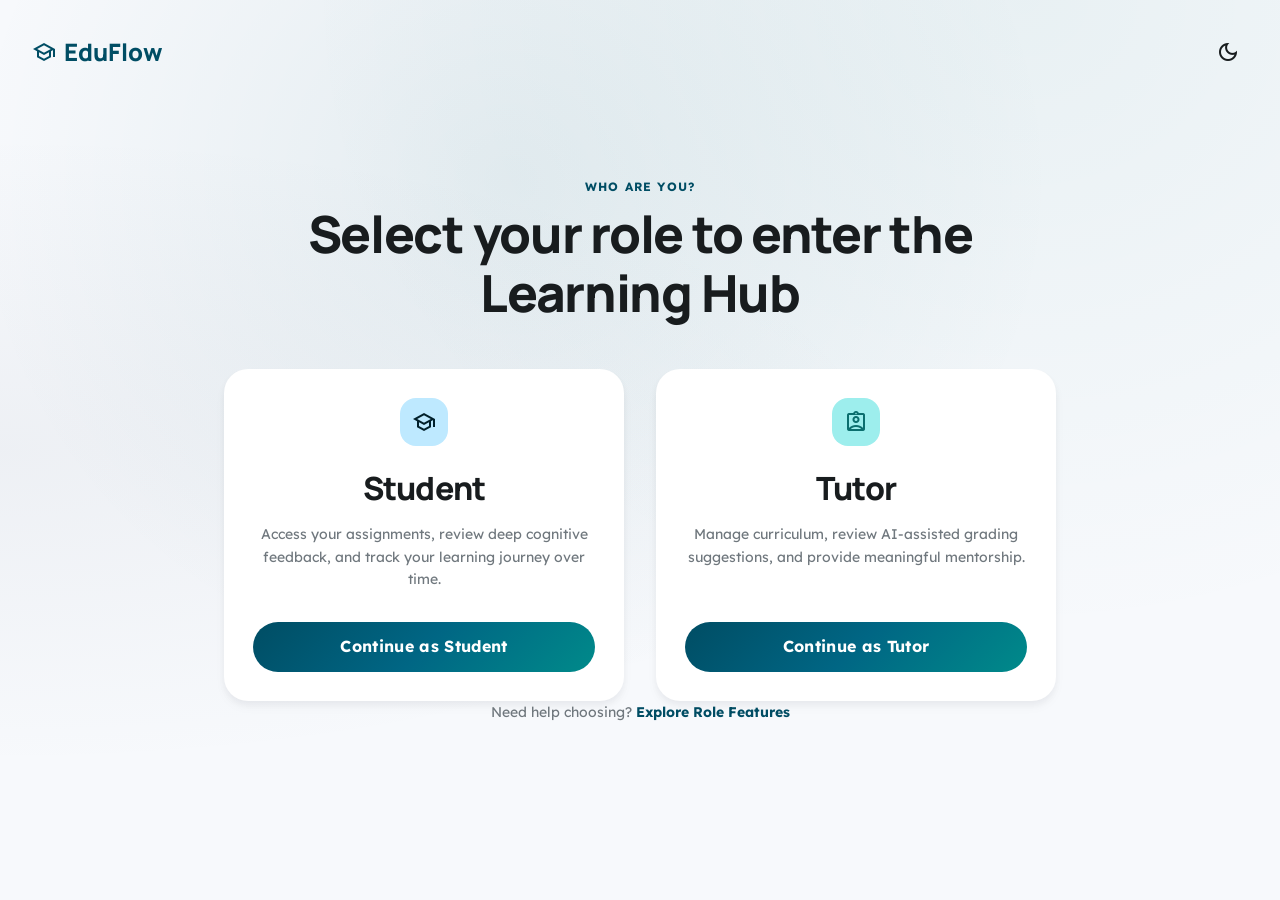
<file: frontend/index.html>
<!DOCTYPE html>
<html lang="en" data-theme="light">
<head>
    <meta charset="UTF-8">
    <meta name="viewport" content="width=device-width, initial-scale=1.0">
    <title>Select Persona - EduFlow</title>
    <!-- Fonts -->
    <link rel="preconnect" href="https://fonts.googleapis.com">
    <link rel="preconnect" href="https://fonts.gstatic.com" crossorigin>
    <link href="https://fonts.googleapis.com/css2?family=Lexend:wght@300;400;500;600&family=Manrope:wght@700;800&display=swap" rel="stylesheet">
    <!-- Icons -->
    <link rel="stylesheet" href="https://fonts.googleapis.com/css2?family=Material+Symbols+Outlined:opsz,wght,FILL,GRAD@20..48,100..700,0..1,-50..200" />
    
    <link rel="stylesheet" href="css/design-system.css">
    <link rel="stylesheet" href="css/components.css">
    <link rel="stylesheet" href="css/animations.css">
</head>
<body class="min-h-screen flex flex-col items-center justify-center relative">
    
    <!-- Header -->
    <div class="absolute top-0 w-full p-8 flex justify-between items-center z-10">
        <a href="index.html" class="navbar-brand">
            <span class="material-symbols-outlined">school</span>
            EduFlow
        </a>
        <button class="theme-toggle btn-icon" id="theme-toggle">
            <span class="material-symbols-outlined" id="theme-icon">dark_mode</span>
        </button>
    </div>

    <!-- Main Content -->
    <main class="w-full max-w-4xl px-8 fade-up text-center">
        <div class="overline text-primary mb-2">Who are you?</div>
        <h2 class="mb-12">Select your role to enter the Learning Hub</h2>

        <div class="grid grid-cols-2 gap-8 relative z-10">
            <!-- Student Card -->
            <div class="card flex flex-col items-center text-center p-12 hover:-translate-y-4 group transition-all duration-300">
                <div class="icon-container primary w-20 h-20 mb-6 rounded-2xl group-hover:scale-110 transition-transform">
                    <span class="material-symbols-outlined text-4xl">school</span>
                </div>
                <h3 class="mb-4">Student</h3>
                <p class="text-muted mb-8 text-sm flex-1">Access your assignments, review deep cognitive feedback, and track your learning journey over time.</p>
                <a href="student-choice.html" class="btn btn-primary w-full">Continue as Student</a>
            </div>

            <!-- Tutor Card -->
            <div class="card flex flex-col items-center text-center p-12 hover:-translate-y-4 group transition-all duration-300">
                <div class="icon-container secondary w-20 h-20 mb-6 rounded-2xl group-hover:scale-110 transition-transform">
                    <span class="material-symbols-outlined text-4xl">assignment_ind</span>
                </div>
                <h3 class="mb-4">Tutor</h3>
                <p class="text-muted mb-8 text-sm flex-1">Manage curriculum, review AI-assisted grading suggestions, and provide meaningful mentorship.</p>
                <a href="tutor-login.html" class="btn btn-primary w-full">Continue as Tutor</a>
            </div>
        </div>

        <div class="mt-12 text-sm text-muted">
            Need help choosing? <a href="index.html#how-it-works" class="text-primary hover:underline font-bold">Explore Role Features</a>
        </div>
    </main>

    <!-- Background glow -->
    <div class="absolute top-1/2 left-1/2 transform -translate-x-1/2 -translate-y-1/2 w-[80%] h-[80%] bg-gradient opacity-[0.03] blur-3xl rounded-full z-0 pointer-events-none"></div>

    <script src="js/main.js"></script>
</body>
</html>
</file>
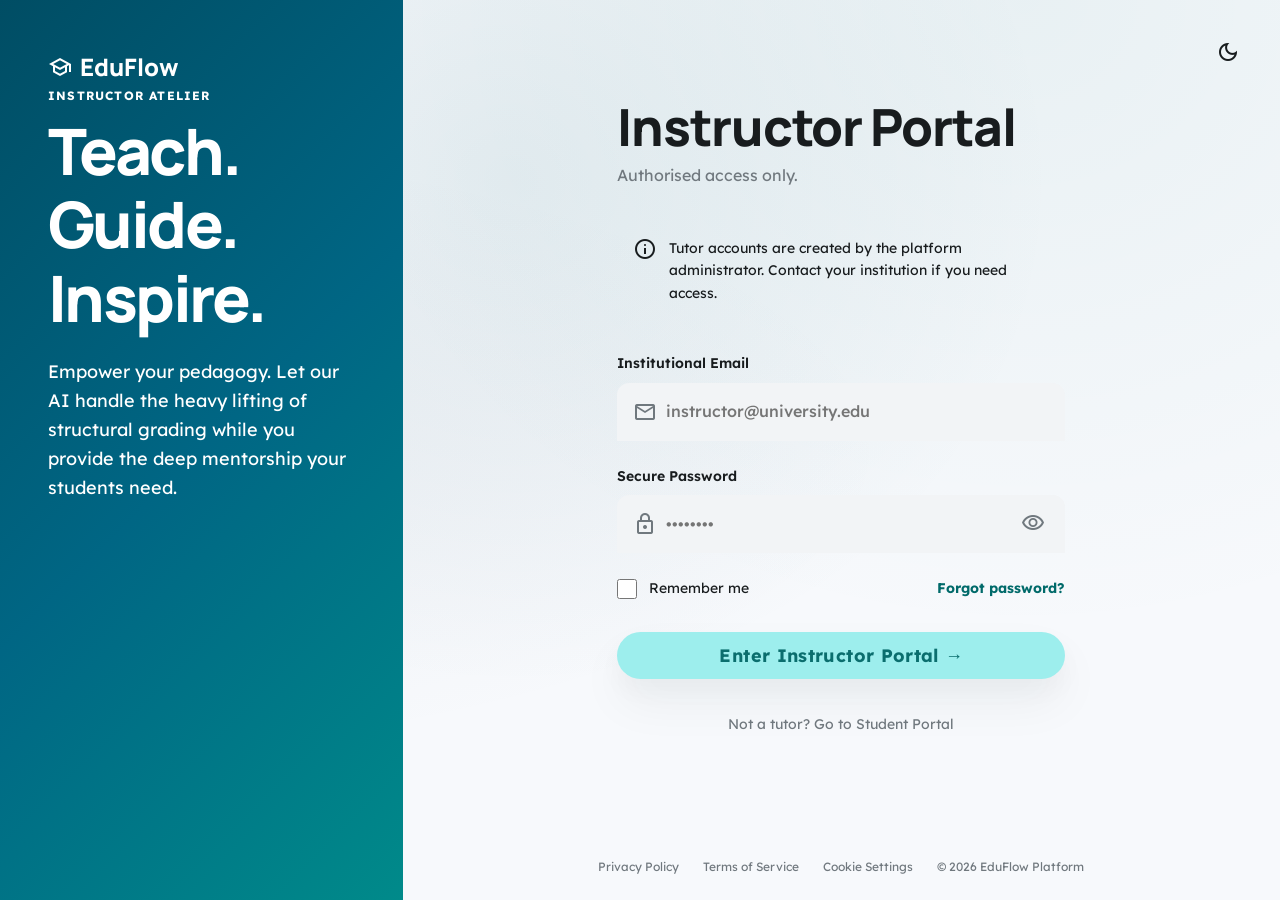
<file: frontend/ai-review.html>
<!DOCTYPE html>
<html lang="en" data-theme="light">
<head>
    <meta charset="UTF-8">
    <meta name="viewport" content="width=device-width, initial-scale=1.0">
    <title>Grading Queue - EduFlow</title>
    <link href="https://fonts.googleapis.com/css2?family=Lexend:wght@300;400;500;600&family=Manrope:wght@700;800&display=swap" rel="stylesheet">
    <link rel="stylesheet" href="https://fonts.googleapis.com/css2?family=Material+Symbols+Outlined:opsz,wght,FILL,GRAD@20..48,100..700,0..1,-50..200" />
    <link rel="stylesheet" href="css/design-system.css">
    <link rel="stylesheet" href="css/components.css">
    <link rel="stylesheet" href="css/animations.css">
    <style>
        .review-layout { display: flex; gap: 2rem; }
        .submission-list { width: 340px; flex-shrink: 0; display: flex; flex-direction: column; gap: 0.75rem; max-height: calc(100vh - 140px); overflow-y: auto; padding-right: 4px; }
        .submission-card { padding: 1rem 1.25rem; border-radius: 1rem; border: 2px solid var(--surface-container-high); background: var(--surface); cursor: pointer; transition: all 0.2s; }
        .submission-card:hover { border-color: var(--primary); background: var(--surface-container-low); }
        .submission-card.selected { border-color: var(--primary); background: var(--primary-container, #dbeafe); }
        .review-panel { flex: 1; min-width: 0; }
        .gauge-wrap { position: relative; width: 120px; height: 120px; flex-shrink: 0; }
        .gauge-text-overlay { position: absolute; inset: 0; display: flex; flex-direction: column; align-items: center; justify-content: center; }
        .grade-badge { font-size: 2.5rem; font-weight: 800; font-family: 'Manrope', sans-serif; line-height: 1; }
        .status-pill { display: inline-flex; align-items: center; gap: 4px; padding: 2px 10px; border-radius: 999px; font-size: 0.7rem; font-weight: 700; white-space: nowrap; flex-shrink: 0; width: max-content; min-width: max-content; }
        .pill-pending { background: var(--status-pending-bg); color: var(--status-pending-text); }
        .pill-ai { background: var(--status-graded-bg); color: var(--status-graded-text); }
        .pill-done { background: #dcfce7; color: #16a34a; }
        .empty-state { display: flex; flex-direction: column; align-items: center; justify-content: center; height: 60vh; text-align: center; gap: 1rem; color: var(--on-surface-variant); }
        input[type=number].score-box { font-size: 1.5rem; font-weight: 700; text-align: center; width: 90px; padding: 8px 12px; }
    </style>
</head>
<body>

    <!-- Navbar -->
    <nav class="navbar">
        <div class="navbar-brand">
            <span class="material-symbols-outlined">menu</span>
            <span class="material-symbols-outlined ml-2 text-primary">school</span>
            EduFlow
        </div>
        <div class="navbar-links">
            <a href="tutor-dashboard.html" class="nav-link">Overview</a>
            <a href="ai-review.html" class="nav-link active">Grading Queue</a>
        </div>
        <div class="navbar-right">
            <div class="avatar avatar-sm bg-secondary" id="nav-avatar">T</div>
            <button class="theme-toggle btn-icon" id="theme-toggle">
                <span class="material-symbols-outlined" id="theme-icon">dark_mode</span>
            </button>
        </div>
    </nav>

    <!-- Sidebar -->
    <aside class="sidebar tutor-sidebar border-r border-[var(--surface-container-high)]">
        <div class="sidebar-header">
            <div class="sidebar-label mb-1">Instructor Atelier</div>
            <div class="text-xs text-muted font-medium">Tutor View</div>
        </div>
        <nav class="sidebar-nav">
            <a href="tutor-dashboard.html" class="sidebar-item">
                <span class="material-symbols-outlined">dashboard</span>
                <span>Overview</span>
            </a>
            <a href="ai-review.html" class="sidebar-item active-tutor">
                <span class="material-symbols-outlined">checklist_rtl</span>
                <span>Grading Queue</span>
            </a>
        </nav>
        <div class="sidebar-footer mt-auto">
            <div class="avatar avatar-sm bg-secondary" id="sidebar-avatar">T</div>
            <div class="flex-1 overflow-hidden">
                <div class="font-bold text-sm truncate" id="sidebar-name">Tutor</div>
                <div class="text-xs text-muted truncate" id="sidebar-email">tutor@edu.org</div>
            </div>
            <span class="material-symbols-outlined text-muted cursor-pointer hover:text-error transition-colors" id="logout-btn">logout</span>
        </div>
    </aside>

    <!-- Main Content -->
    <main class="main-content">
        <div class="mb-6 fade-up">
            <div class="overline text-secondary mb-2">AI-Assisted Grading</div>
            <h1 class="mb-2">Grading Queue</h1>
            <p class="text-muted">Select a submission to grade. AI will auto-fill marks & remarks for you to confirm.</p>
        </div>

        <div class="review-layout fade-up">
            <!-- Left: Submission List -->
            <div class="submission-list" id="submission-list">
                <div class="text-center text-muted p-8">Loading submissions...</div>
            </div>

            <!-- Right: Review Panel -->
            <div class="review-panel" id="review-panel">
                <div class="empty-state">
                    <span class="material-symbols-outlined" style="font-size:4rem; opacity:0.3;">assignment</span>
                    <h3 class="text-muted">Select a submission</h3>
                    <p class="text-sm text-muted">Click on any submission from the list to review and grade it.</p>
                </div>
            </div>
        </div>
    </main>

    <script src="js/main.js"></script>
    <script src="js/ai-review.js"></script>
</body>
</html>
</file>
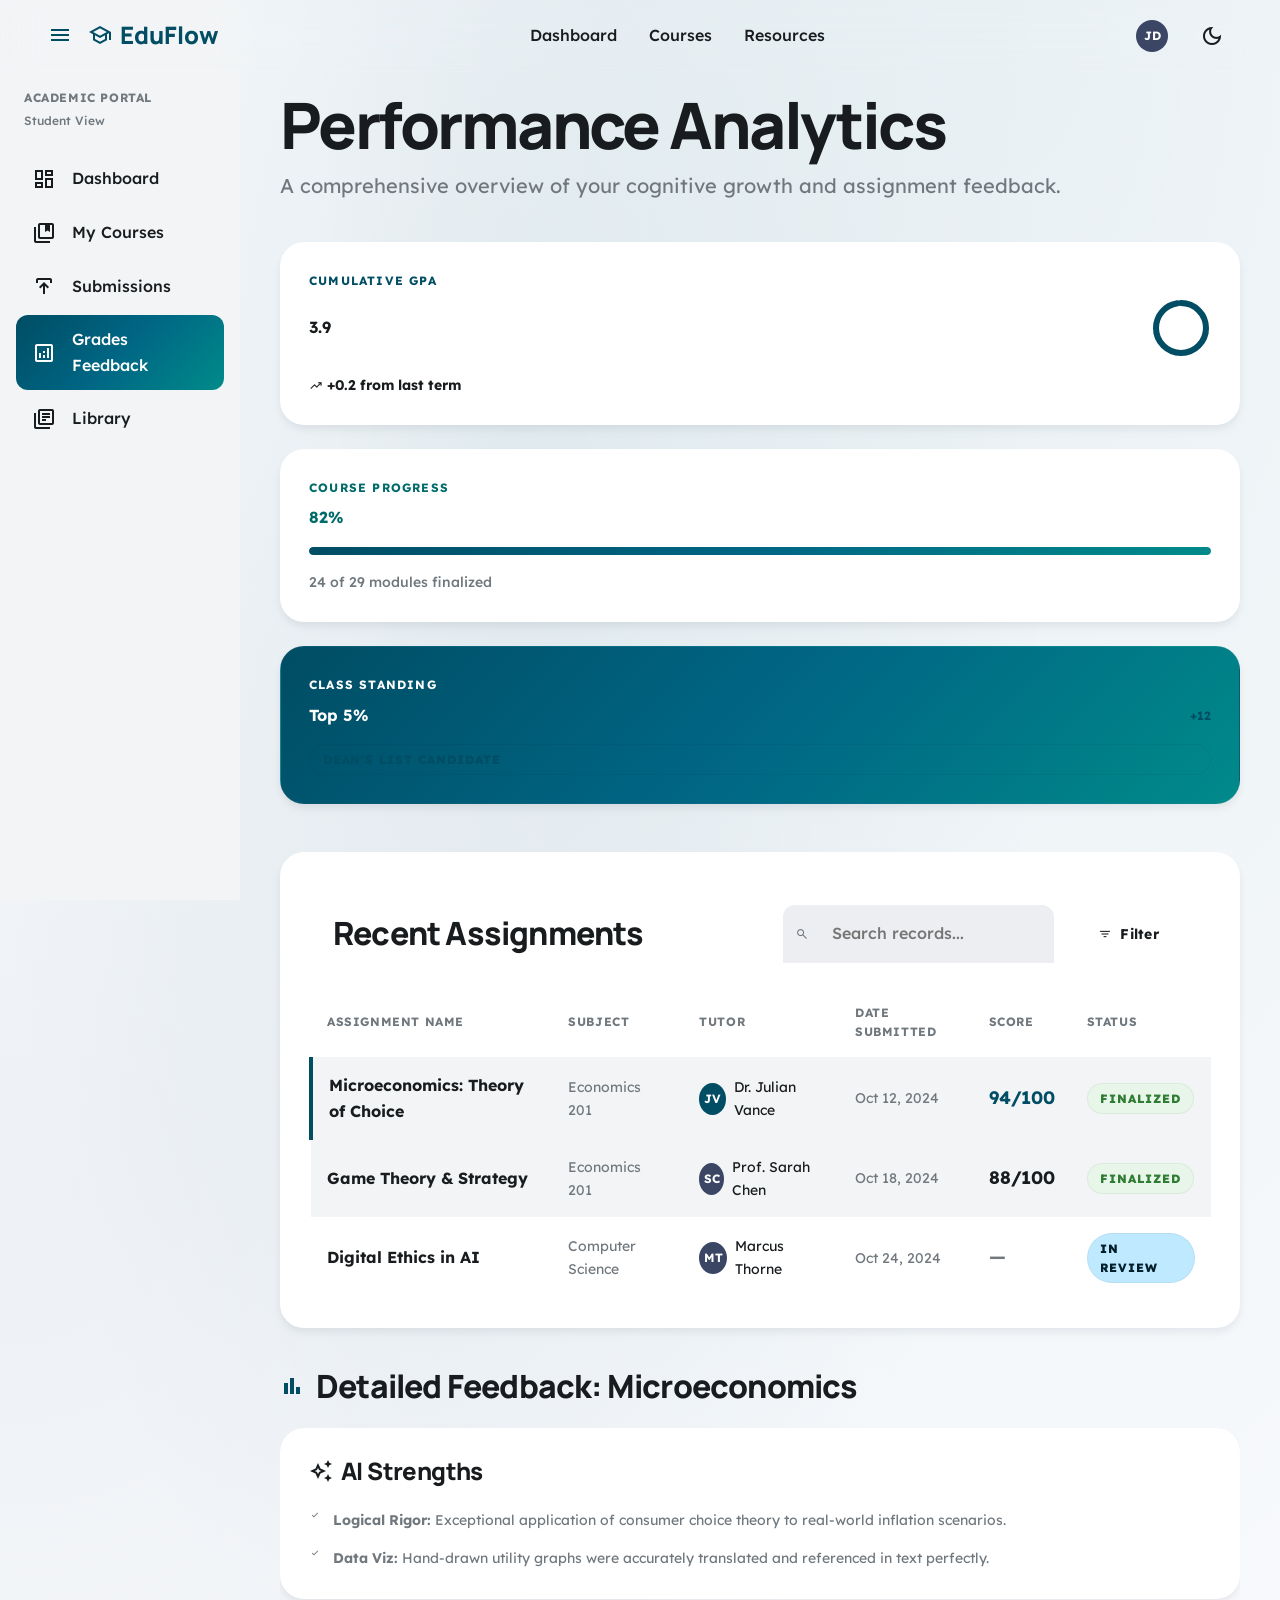
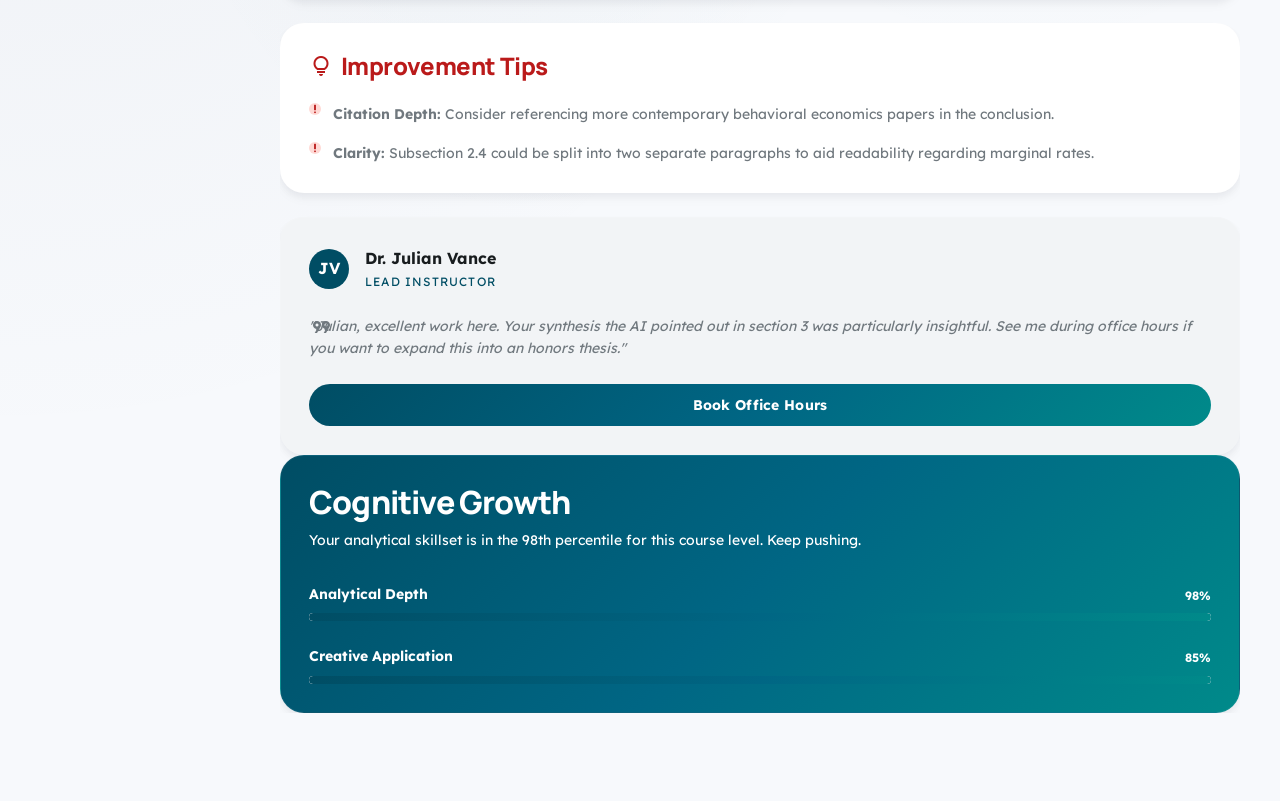
<file: frontend/grades-feedback.html>
<!DOCTYPE html>
<html lang="en" data-theme="light">
<head>
    <meta charset="UTF-8">
    <meta name="viewport" content="width=device-width, initial-scale=1.0">
    <title>Performance Analytics - EduFlow</title>
    <link href="https://fonts.googleapis.com/css2?family=Lexend:wght@300;400;500;600&family=Manrope:wght@700;800&display=swap" rel="stylesheet">
    <link rel="stylesheet" href="https://fonts.googleapis.com/css2?family=Material+Symbols+Outlined:opsz,wght,FILL,GRAD@20..48,100..700,0..1,-50..200" />
    <link rel="stylesheet" href="css/design-system.css">
    <link rel="stylesheet" href="css/components.css">
    <link rel="stylesheet" href="css/animations.css">
</head>
<body>

    <!-- Navbar -->
    <nav class="navbar">
        <div class="navbar-brand">
            <span class="material-symbols-outlined">menu</span>
            <span class="material-symbols-outlined ml-2 text-primary">school</span>
            EduFlow
        </div>
        <div class="navbar-links">
            <a href="student-dashboard.html" class="nav-link">Dashboard</a>
            <a href="my-assignments.html" class="nav-link">Courses</a>
            <a href="#" class="nav-link">Resources</a>
        </div>
        <div class="navbar-right">
            <div class="avatar avatar-sm border border-[var(--outline-variant)]">JD</div>
            <button class="theme-toggle btn-icon" id="theme-toggle">
                <span class="material-symbols-outlined" id="theme-icon">dark_mode</span>
            </button>
        </div>
    </nav>

    <!-- Sidebar -->
    <aside class="sidebar border-r border-[var(--surface-container-high)]">
        <div class="sidebar-header">
            <div class="sidebar-label mb-1">Academic Portal</div>
            <div class="text-xs text-muted font-medium">Student View</div>
        </div>
        
        <nav class="sidebar-nav">
            <a href="student-dashboard.html" class="sidebar-item">
                <span class="material-symbols-outlined">dashboard</span>
                <span>Dashboard</span>
            </a>
            <a href="my-assignments.html" class="sidebar-item">
                <span class="material-symbols-outlined">collections_bookmark</span>
                <span>My Courses</span>
            </a>
            <a href="submit-assignment.html" class="sidebar-item">
                <span class="material-symbols-outlined">publish</span>
                <span>Submissions</span>
            </a>
            <a href="grades-feedback.html" class="sidebar-item active">
                <span class="material-symbols-outlined">analytics</span>
                <span>Grades Feedback</span>
            </a>
            <a href="#" class="sidebar-item">
                <span class="material-symbols-outlined">library_books</span>
                <span>Library</span>
            </a>
        </nav>
    </aside>

    <!-- Main Content -->
    <main class="main-content">
        
        <div class="mb-10 fade-up">
            <h1 class="mb-2">Performance Analytics</h1>
            <p class="text-xl text-muted">A comprehensive overview of your cognitive growth and assignment feedback.</p>
        </div>

        <!-- Top Summary Row -->
        <div class="grid grid-cols-1 md:grid-cols-3 gap-6 mb-12 fade-up-stagger">
            
            <!-- Card 1 -->
            <div class="card p-6 flex flex-col justify-between">
                <div class="overline text-primary mb-2">Cumulative GPA</div>
                <div class="flex justify-between items-center">
                    <div class="font-bold text-5xl text-[var(--on-surface)] count-up" data-target="3.88" data-float="true">0.00</div>
                    <div class="circular-gauge" style="width: 60px; height: 60px;">
                        <svg width="60" height="60" class="gauge-svg">
                            <circle cx="30" cy="30" r="25" stroke-width="6" class="gauge-track"></circle>
                            <circle cx="30" cy="30" r="25" stroke-width="6" class="gauge-progress" style="stroke: var(--primary);"></circle>
                        </svg>
                    </div>
                </div>
                <div class="text-sm font-bold text-[var(--status-graded-text)] mt-4 flex items-center gap-1">
                    <span class="material-symbols-outlined text-sm">trending_up</span>
                    +0.2 from last term
                </div>
            </div>

            <!-- Card 2 -->
            <div class="card p-6 flex flex-col justify-between">
                <div class="overline text-secondary mb-2">Course Progress</div>
                <div class="font-bold text-5xl text-secondary mb-2 count-up" data-target="82" data-suffix="%">0</div>
                
                <div class="progress-bar-container h-2 w-full mt-2 mb-4">
                    <div class="progress-bar-fill w-4/5 bg-secondary"></div>
                </div>
                
                <div class="text-sm text-muted font-medium">24 of 29 modules finalized</div>
            </div>

            <!-- Card 3 -->
            <div class="card p-6 flex flex-col justify-between bg-gradient text-white">
                <div class="overline text-white opacity-80 mb-2">Class Standing</div>
                <div class="flex justify-between items-center mb-4">
                    <div class="font-bold text-4xl">Top 5%</div>
                    <div class="flex -space-x-3">
                        <div class="w-8 h-8 rounded-full bg-white/20 border border-white backdrop-blur"></div>
                        <div class="w-8 h-8 rounded-full bg-white/40 border border-white backdrop-blur"></div>
                        <div class="w-8 h-8 rounded-full bg-white text-primary flex items-center justify-center font-bold text-xs z-10 border border-white">+12</div>
                    </div>
                </div>
                <div class="badge bg-white text-primary self-start border-none">Dean's List Candidate</div>
            </div>

        </div>

        <!-- Recent Assignments Table -->
        <div class="card p-0 overflow-hidden mb-10 fade-up" style="transition-delay: 0.2s;">
            <div class="p-6 border-b border-[var(--surface-container-high)] flex justify-between items-center bg-lowest">
                <h3 class="m-0">Recent Assignments</h3>
                <div class="flex gap-4">
                    <div class="input-wrapper w-64 hidden md:flex">
                        <span class="material-symbols-outlined input-icon text-muted text-sm" style="left: 0.75rem;">search</span>
                        <input type="text" class="input-field pl-8 py-2 text-sm bg-container rounded-full" placeholder="Search records...">
                    </div>
                    <button class="btn btn-ghost border border-[var(--outline-variant)] py-2 text-sm">
                        <span class="material-symbols-outlined text-sm">filter_list</span> Filter
                    </button>
                </div>
            </div>

            <div class="table-container">
                <table class="data-table">
                    <thead>
                        <tr>
                            <th>Assignment Name</th>
                            <th>Subject</th>
                            <th>Tutor</th>
                            <th>Date Submitted</th>
                            <th>Score</th>
                            <th>Status</th>
                        </tr>
                    </thead>
                    <tbody>
                        <!-- Row 1 -->
                        <tr class="active accent-row border-b border-[var(--surface-container-high)] bg-low" data-id="1">
                            <td class="font-bold">Microeconomics: Theory of Choice</td>
                            <td class="text-muted text-sm">Economics 201</td>
                            <td>
                                <div class="flex items-center gap-2">
                                    <div class="avatar avatar-sm bg-primary text-xs">JV</div>
                                    <span class="text-sm">Dr. Julian Vance</span>
                                </div>
                            </td>
                            <td class="text-muted text-sm">Oct 12, 2024</td>
                            <td class="font-bold text-primary text-lg">94/100</td>
                            <td><div class="badge badge-graded">Finalized</div></td>
                        </tr>

                        <!-- Row 2 -->
                        <tr class="border-b border-[var(--surface-container-high)]" data-id="2">
                            <td class="font-bold">Game Theory & Strategy</td>
                            <td class="text-muted text-sm">Economics 201</td>
                            <td>
                                <div class="flex items-center gap-2">
                                    <div class="avatar avatar-sm bg-secondary text-xs">SC</div>
                                    <span class="text-sm">Prof. Sarah Chen</span>
                                </div>
                            </td>
                            <td class="text-muted text-sm">Oct 18, 2024</td>
                            <td class="font-bold text-lg">88/100</td>
                            <td><div class="badge badge-graded">Finalized</div></td>
                        </tr>

                        <!-- Row 3 -->
                        <tr data-id="3">
                            <td class="font-bold">Digital Ethics in AI</td>
                            <td class="text-muted text-sm">Computer Science</td>
                            <td>
                                <div class="flex items-center gap-2">
                                    <div class="avatar avatar-sm bg-tertiary text-xs">MT</div>
                                    <span class="text-sm">Marcus Thorne</span>
                                </div>
                            </td>
                            <td class="text-muted text-sm">Oct 24, 2024</td>
                            <td class="font-bold text-lg text-muted">—</td>
                            <td><div class="badge badge-ai">In Review</div></td>
                        </tr>
                    </tbody>
                </table>
            </div>
        </div>

        <!-- Detailed Feedback Section -->
        <div id="feedback-section" class="scroll-mt-24 mb-10 overflow-hidden transition-all duration-500 ease-in-out fade-up">
            <h3 class="mb-6 flex items-center gap-3">
                <span class="material-symbols-outlined text-primary">bar_chart</span>
                Detailed Feedback: Microeconomics
            </h3>
            
            <div class="grid grid-cols-1 lg:grid-cols-3 gap-6">
                <!-- Strengths -->
                <div class="card p-6 border-t-4 border-[var(--status-graded-text)]">
                    <h4 class="flex items-center gap-2 text-[var(--status-graded-text)] mb-6">
                        <span class="material-symbols-outlined">auto_awesome</span>
                        AI Strengths
                    </h4>
                    <ul class="flex flex-col gap-4 text-sm text-muted">
                        <li class="flex items-start gap-3">
                            <span class="material-symbols-outlined text-[var(--status-graded-text)] bg-graded p-1 rounded-full text-xs">check</span>
                            <span><strong>Logical Rigor:</strong> Exceptional application of consumer choice theory to real-world inflation scenarios.</span>
                        </li>
                        <li class="flex items-start gap-3">
                            <span class="material-symbols-outlined text-[var(--status-graded-text)] bg-graded p-1 rounded-full text-xs">check</span>
                            <span><strong>Data Viz:</strong> Hand-drawn utility graphs were accurately translated and referenced in text perfectly.</span>
                        </li>
                    </ul>
                </div>

                <!-- Weaknesses -->
                <div class="card p-6 border-t-4 border-[var(--error)]">
                    <h4 class="flex items-center gap-2 text-error mb-6">
                        <span class="material-symbols-outlined">lightbulb</span>
                        Improvement Tips
                    </h4>
                    <ul class="flex flex-col gap-4 text-sm text-muted">
                        <li class="flex items-start gap-3">
                            <span class="material-symbols-outlined text-error bg-error-container p-1 rounded-full text-xs">priority_high</span>
                            <span><strong>Citation Depth:</strong> Consider referencing more contemporary behavioral economics papers in the conclusion.</span>
                        </li>
                        <li class="flex items-start gap-3">
                            <span class="material-symbols-outlined text-error bg-error-container p-1 rounded-full text-xs">priority_high</span>
                            <span><strong>Clarity:</strong> Subsection 2.4 could be split into two separate paragraphs to aid readability regarding marginal rates.</span>
                        </li>
                    </ul>
                </div>

                <!-- Tutor Note -->
                <div class="card p-6 bg-low flex flex-col">
                    <div class="flex items-center gap-4 mb-6 pb-4 border-b border-[var(--surface-container-high)]">
                        <div class="avatar avatar-md bg-primary">JV</div>
                        <div>
                            <div class="font-bold">Dr. Julian Vance</div>
                            <div class="text-xs text-primary uppercase tracking-widest">Lead Instructor</div>
                        </div>
                    </div>
                    
                    <p class="italic text-muted text-sm mb-6 flex-1 relative">
                        <span class="material-symbols-outlined absolute -top-2 -left-2 text-4xl opacity-10">format_quote</span>
                        "Julian, excellent work here. Your synthesis the AI pointed out in section 3 was particularly insightful. See me during office hours if you want to expand this into an honors thesis."
                    </p>
                    
                    <button class="btn btn-primary w-full text-sm">Book Office Hours</button>
                </div>
            </div>

            <!-- Growth Score appended below -->
            <div class="card mt-6 bg-gradient text-white flex flex-col md:flex-row items-center gap-8 shadow-ambient">
                <div class="w-full md:w-1/3">
                    <h3 class="text-white mb-2">Cognitive Growth</h3>
                    <p class="text-sm opacity-90">Your analytical skillset is in the 98th percentile for this course level. Keep pushing.</p>
                </div>
                <div class="w-full md:w-2/3 flex flex-col gap-6 w-full">
                    <div>
                        <div class="flex justify-between items-end mb-2">
                            <div class="text-sm font-bold">Analytical Depth</div>
                            <div class="text-xs font-bold opacity-80">98%</div>
                        </div>
                        <div class="progress-bar-container h-2 bg-white/20">
                            <div class="progress-bar-fill bg-white w-[98%]"></div>
                        </div>
                    </div>
                    <div>
                        <div class="flex justify-between items-end mb-2">
                            <div class="text-sm font-bold">Creative Application</div>
                            <div class="text-xs font-bold opacity-80">85%</div>
                        </div>
                        <div class="progress-bar-container h-2 bg-white/20">
                            <div class="progress-bar-fill bg-white w-[85%]"></div>
                        </div>
                    </div>
                </div>
            </div>
        </div>

    </main>

    <script src="js/main.js"></script>
    <script src="js/dashboard.js"></script>
    <script>
        // Manually trigger ring animation on load
        setTimeout(() => {
            const gauge = document.querySelector('.gauge-progress');
            if(gauge) {
                gauge.style.strokeDasharray = '157.08';
                gauge.style.strokeDashoffset = '157.08';
                setTimeout(() => {
                    // 3.88/4.0 represents 97% -> offset 4.7
                    gauge.style.strokeDashoffset = '4.7';
                }, 100);
            }
        }, 500);
    </script>
</body>
</html>
</file>
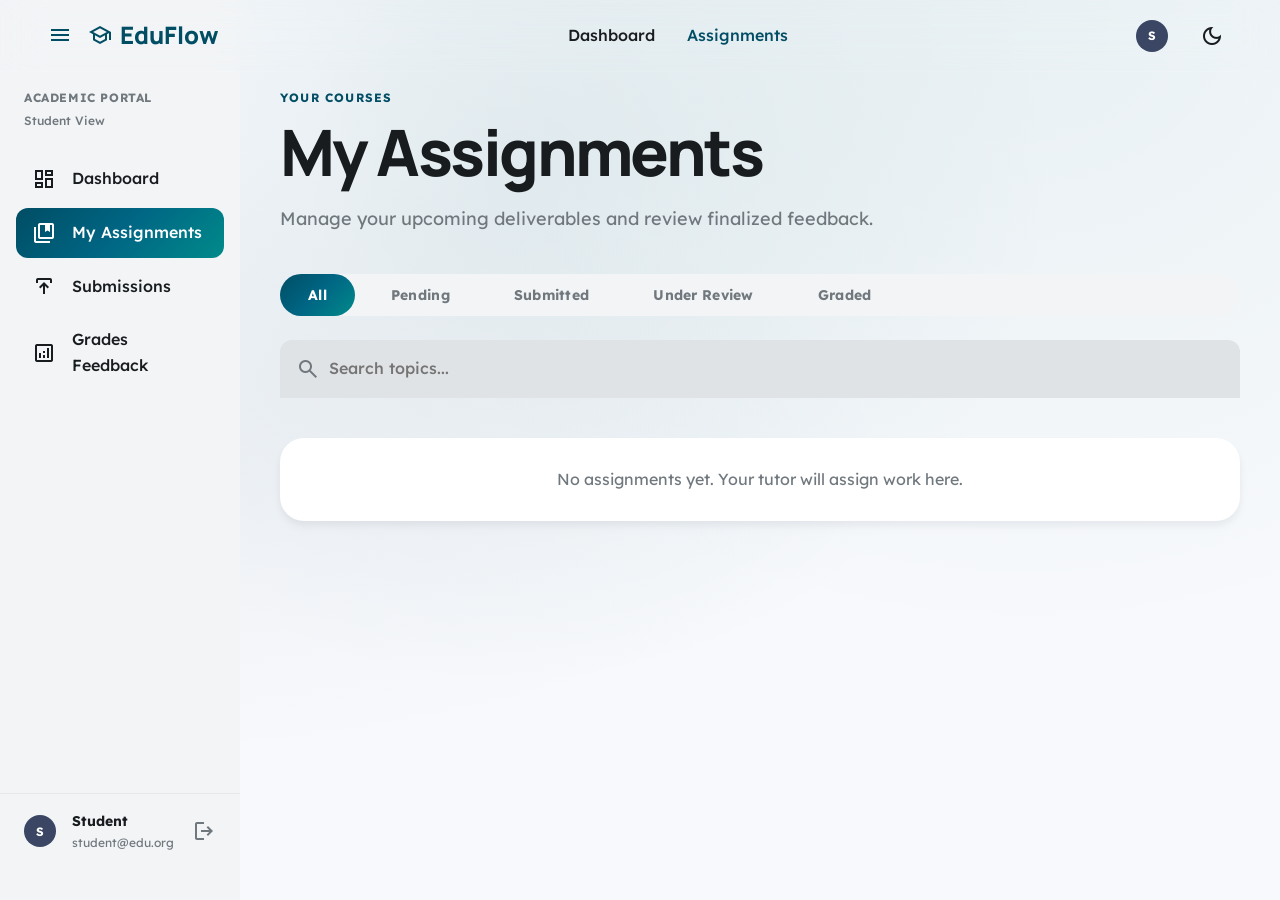
<file: frontend/my-assignments.html>
<!DOCTYPE html>
<html lang="en" data-theme="light">
<head>
    <meta charset="UTF-8">
    <meta name="viewport" content="width=device-width, initial-scale=1.0">
    <title>My Assignments - EduFlow</title>
    <!-- Fonts and Icons -->
    <link href="https://fonts.googleapis.com/css2?family=Lexend:wght@300;400;500;600&family=Manrope:wght@700;800&display=swap" rel="stylesheet">
    <link rel="stylesheet" href="https://fonts.googleapis.com/css2?family=Material+Symbols+Outlined:opsz,wght,FILL,GRAD@20..48,100..700,0..1,-50..200" />
    <link rel="stylesheet" href="css/design-system.css">
    <link rel="stylesheet" href="css/components.css">
    <link rel="stylesheet" href="css/animations.css">
</head>
<body>

    <!-- Navbar -->
    <nav class="navbar">
        <div class="navbar-brand">
            <span class="material-symbols-outlined">menu</span>
            <span class="material-symbols-outlined ml-2 text-primary">school</span>
            EduFlow
        </div>
        <div class="navbar-links">
            <a href="student-dashboard.html" class="nav-link">Dashboard</a>
            <a href="my-assignments.html" class="nav-link active">Assignments</a>

        </div>
        <div class="navbar-right">
            <div class="avatar avatar-sm border border-[var(--outline-variant)]" id="nav-avatar">JD</div>
            <button class="theme-toggle btn-icon" id="theme-toggle">
                <span class="material-symbols-outlined" id="theme-icon">dark_mode</span>
            </button>
        </div>
    </nav>

    <!-- Sidebar -->
    <aside class="sidebar border-r border-[var(--surface-container-high)]">
        <div class="sidebar-header">
            <div class="sidebar-label mb-1">Academic Portal</div>
            <div class="text-xs text-muted font-medium">Student View</div>
        </div>
        
        <nav class="sidebar-nav">
            <a href="student-dashboard.html" class="sidebar-item">
                <span class="material-symbols-outlined">dashboard</span>
                <span>Dashboard</span>
            </a>
            <a href="my-assignments.html" class="sidebar-item active">
                <span class="material-symbols-outlined">collections_bookmark</span>
                <span>My Assignments</span>
            </a>
            <a href="submit-assignment.html" class="sidebar-item">
                <span class="material-symbols-outlined">publish</span>
                <span>Submissions</span>
            </a>
            <a href="grades-feedback.html" class="sidebar-item">
                <span class="material-symbols-outlined">analytics</span>
                <span>Grades Feedback</span>
            </a>

        </nav>

        <div class="sidebar-footer mt-auto">
            <div class="avatar avatar-sm" id="sidebar-avatar">JD</div>
            <div class="flex-1 overflow-hidden">
                <div class="font-bold text-sm truncate" id="sidebar-name">Student</div>
                <div class="text-xs text-muted truncate" id="sidebar-email">student@edu.org</div>
            </div>
            <span class="material-symbols-outlined text-muted cursor-pointer hover:text-error transition-colors" id="logout-btn" title="Logout">logout</span>
        </div>
    </aside>

    <!-- Main Content -->
    <main class="main-content">
        
        <!-- Page Header -->
        <div class="mb-10 fade-up">
            <div class="overline text-primary mb-2">YOUR COURSES</div>
            <h1 class="mb-4">My Assignments</h1>
            <p class="text-lg text-muted">Manage your upcoming deliverables and review finalized feedback.</p>
        </div>

        <!-- Filter & Search Row -->
        <div class="flex flex-col lg:flex-row justify-between items-start lg:items-center gap-6 mb-10 fade-up">
            <div class="flex flex-wrap gap-2 bg-low p-1.5 rounded-full border border-[var(--surface-container-high)] w-full lg:w-auto overflow-x-auto">
                <button class="filter-tab btn btn-ghost py-2 px-6 rounded-full text-sm shrink-0 bg-gradient text-white" data-filter="all">All</button>
                <button class="filter-tab btn btn-ghost py-2 px-6 rounded-full text-sm text-muted shrink-0" data-filter="pending">Pending</button>
                <button class="filter-tab btn btn-ghost py-2 px-6 rounded-full text-sm text-muted shrink-0" data-filter="submitted">Submitted</button>
                <button class="filter-tab btn btn-ghost py-2 px-6 rounded-full text-sm text-muted shrink-0" data-filter="ai-review">Under Review</button>
                <button class="filter-tab btn btn-ghost py-2 px-6 rounded-full text-sm text-muted shrink-0" data-filter="graded">Graded</button>
            </div>
            
            <div class="input-wrapper w-full lg:w-80">
                <span class="material-symbols-outlined input-icon text-muted">search</span>
                <input type="text" id="assignment-search" class="input-field bg-highest border-none rounded-full" placeholder="Search topics...">
            </div>
        </div>

        <!-- Assignments Grid (dynamic) -->
        <div class="grid grid-cols-1 md:grid-cols-2 lg:grid-cols-3 gap-6 fade-up-stagger" id="assignments-grid">
            <!-- Populated by dashboard.js -->
        </div>

    </main>

    <script src="js/main.js"></script>
    <script src="js/dashboard.js"></script>
</body>
</html>
</file>
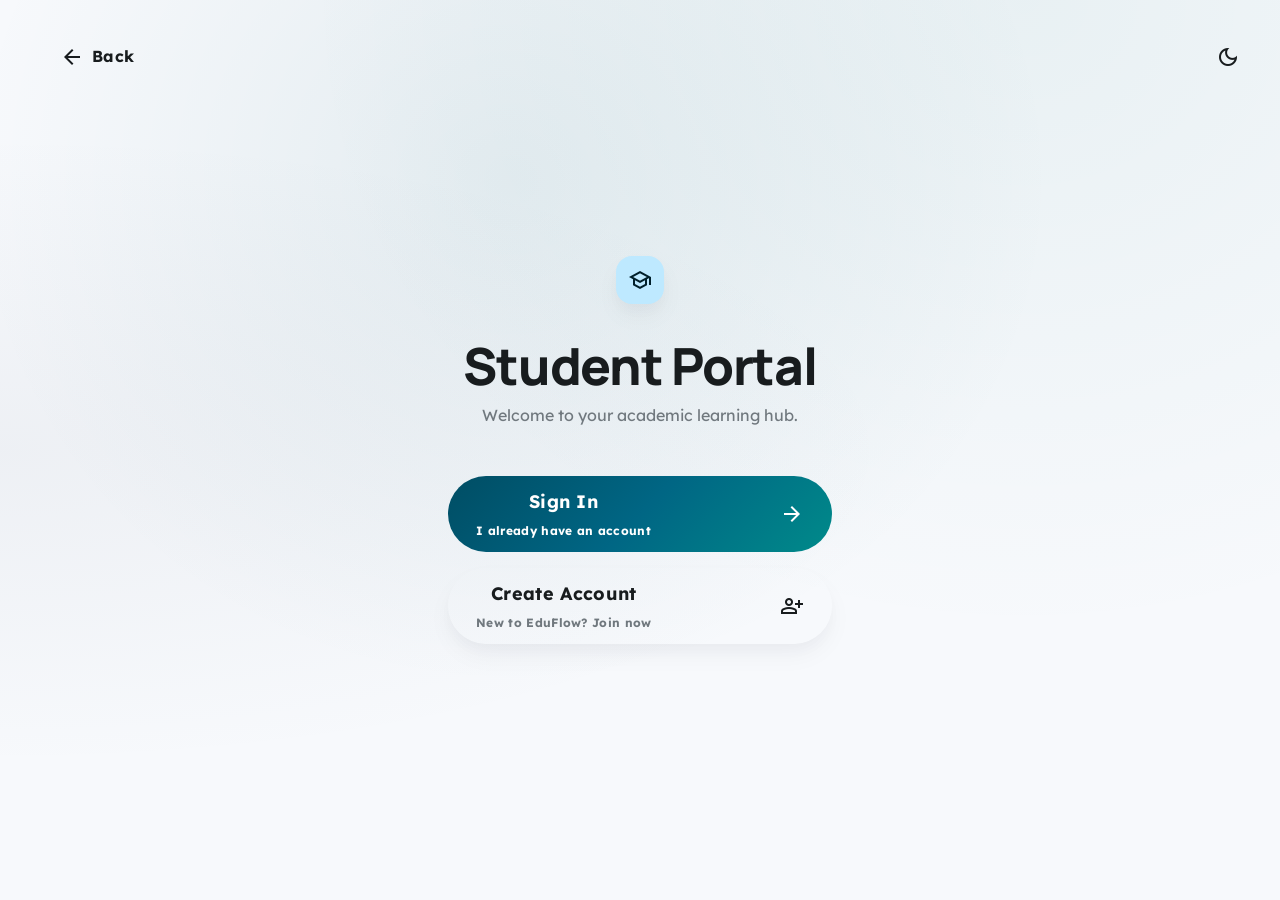
<file: frontend/student-choice.html>
<!DOCTYPE html>
<html lang="en" data-theme="light">
<head>
    <meta charset="UTF-8">
    <meta name="viewport" content="width=device-width, initial-scale=1.0">
    <title>Student Portal - EduFlow</title>
    <!-- Fonts and Icons -->
    <link href="https://fonts.googleapis.com/css2?family=Lexend:wght@300;400;500;600&family=Manrope:wght@700;800&display=swap" rel="stylesheet">
    <link rel="stylesheet" href="https://fonts.googleapis.com/css2?family=Material+Symbols+Outlined:opsz,wght,FILL,GRAD@20..48,100..700,0..1,-50..200" />
    <link rel="stylesheet" href="css/design-system.css">
    <link rel="stylesheet" href="css/components.css">
    <link rel="stylesheet" href="css/animations.css">
</head>
<body class="min-h-screen flex flex-col items-center justify-center relative">
    
    <!-- Header -->
    <div class="absolute top-0 w-full p-8 flex justify-between items-center z-10">
        <a href="index.html" class="btn btn-ghost px-4">
            <span class="material-symbols-outlined">arrow_back</span> Back
        </a>
        <div></div>
        <button class="theme-toggle btn-icon" id="theme-toggle">
            <span class="material-symbols-outlined" id="theme-icon">dark_mode</span>
        </button>
    </div>

    <!-- Main Content -->
    <main class="w-full max-w-md px-8 fade-up text-center">
        <div class="icon-container primary w-20 h-20 mb-8 rounded-2xl mx-auto shadow-ambient">
            <span class="material-symbols-outlined text-4xl">school</span>
        </div>
        
        <h2 class="mb-2">Student Portal</h2>
        <p class="text-muted mb-12">Welcome to your academic learning hub.</p>

        <div class="flex flex-col gap-4">
            <a href="student-login.html" class="btn btn-primary py-4 px-6 flex items-center text-left w-full hover:-translate-y-1" style="justify-content: space-between;">
                <div>
                    <div class="font-bold text-lg text-white">Sign In</div>
                    <div class="text-xs opacity-80 font-normal mt-1 text-white">I already have an account</div>
                </div>
                <span class="material-symbols-outlined text-white">arrow_forward</span>
            </a>

            <a href="student-register.html" class="btn btn-ghost py-4 px-6 flex items-center text-left w-full border border-[var(--outline-variant)] bg-[var(--surface-container-lowest)] shadow-ambient hover:-translate-y-1" style="justify-content: space-between;">
                <div>
                    <div class="font-bold text-lg text-[var(--on-surface)]">Create Account</div>
                    <div class="text-xs text-muted font-normal mt-1">New to EduFlow? Join now</div>
                </div>
                <span class="material-symbols-outlined">person_add</span>
            </a>
        </div>
    </main>

    <script src="js/main.js"></script>
</body>
</html>
</file>
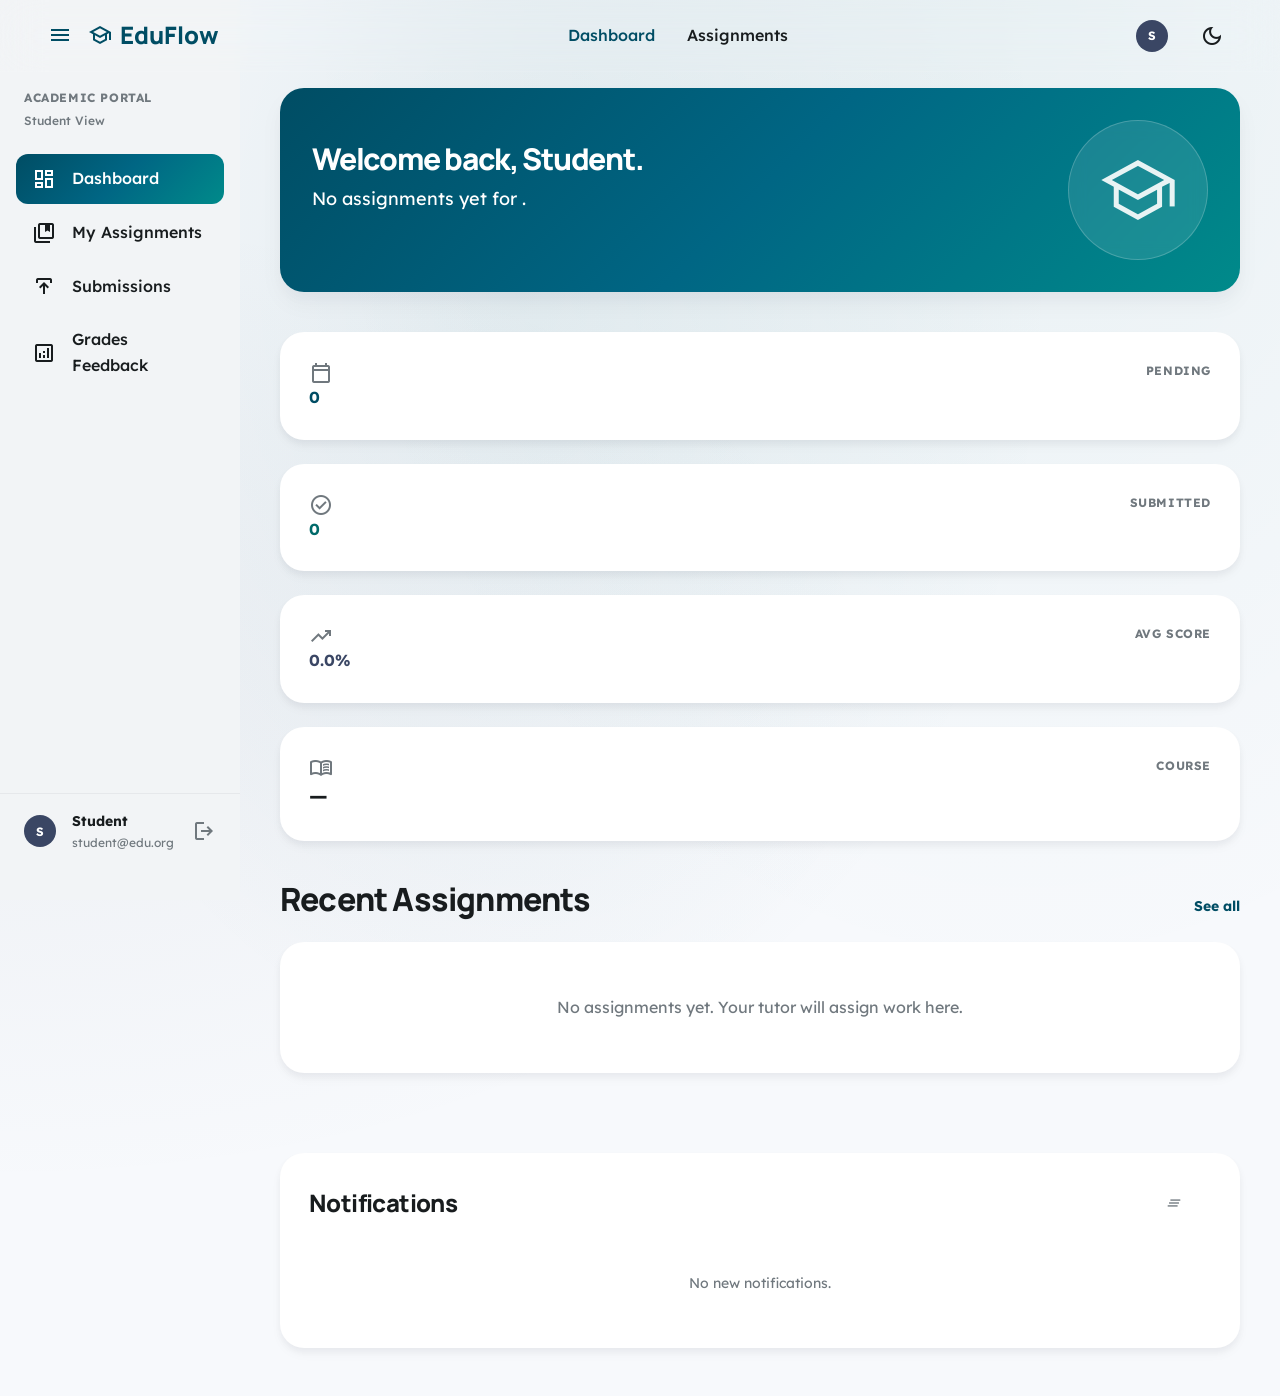
<file: frontend/student-dashboard.html>
<!DOCTYPE html>
<html lang="en" data-theme="light">
<head>
    <meta charset="UTF-8">
    <meta name="viewport" content="width=device-width, initial-scale=1.0">
    <title>Student Dashboard - EduFlow</title>
    <!-- Fonts and Icons -->
    <link href="https://fonts.googleapis.com/css2?family=Lexend:wght@300;400;500;600&family=Manrope:wght@700;800&display=swap" rel="stylesheet">
    <link rel="stylesheet" href="https://fonts.googleapis.com/css2?family=Material+Symbols+Outlined:opsz,wght,FILL,GRAD@20..48,100..700,0..1,-50..200" />
    <link rel="stylesheet" href="css/design-system.css">
    <link rel="stylesheet" href="css/components.css">
    <link rel="stylesheet" href="css/animations.css">

</head>
<body>

    <!-- Navbar -->
    <nav class="navbar">
        <div class="navbar-brand">
            <span class="material-symbols-outlined">menu</span>
            <span class="material-symbols-outlined ml-2 text-primary">school</span>
            EduFlow
        </div>
        <div class="navbar-links">
            <a href="student-dashboard.html" class="nav-link active">Dashboard</a>
            <a href="my-assignments.html" class="nav-link">Assignments</a>

        </div>
        <div class="navbar-right">
            <div class="avatar avatar-sm border border-[var(--outline-variant)]" id="nav-avatar">JD</div>
            <button class="theme-toggle btn-icon" id="theme-toggle">
                <span class="material-symbols-outlined" id="theme-icon">dark_mode</span>
            </button>
        </div>
    </nav>

    <!-- Sidebar -->
    <aside class="sidebar border-r border-[var(--surface-container-high)]">
        <div class="sidebar-header">
            <div class="sidebar-label mb-1">Academic Portal</div>
            <div class="text-xs text-muted font-medium">Student View</div>
        </div>
        
        <nav class="sidebar-nav">
            <a href="student-dashboard.html" class="sidebar-item active">
                <span class="material-symbols-outlined">dashboard</span>
                <span>Dashboard</span>
            </a>
            <a href="my-assignments.html" class="sidebar-item">
                <span class="material-symbols-outlined">collections_bookmark</span>
                <span>My Assignments</span>
            </a>
            <a href="submit-assignment.html" class="sidebar-item">
                <span class="material-symbols-outlined">publish</span>
                <span>Submissions</span>
            </a>
            <a href="grades-feedback.html" class="sidebar-item">
                <span class="material-symbols-outlined">analytics</span>
                <span>Grades Feedback</span>
            </a>

        </nav>

        <div class="sidebar-footer mt-auto">
            <div class="avatar avatar-sm" id="sidebar-avatar">JD</div>
            <div class="flex-1 overflow-hidden">
                <div class="font-bold text-sm truncate" id="sidebar-name">Student</div>
                <div class="text-xs text-muted truncate" id="sidebar-email">student@edu.org</div>
            </div>
            <span class="material-symbols-outlined text-muted cursor-pointer hover:text-error transition-colors" id="logout-btn" title="Logout">logout</span>
        </div>
    </aside>

    <!-- Main Content -->
    <main class="main-content">
        
        <!-- Welcome Banner -->
        <div class="bg-gradient rounded-2xl p-8 text-white flex justify-between items-center mb-10 shadow-ambient fade-up">
            <div>
                <h1 class="text-white text-3xl mb-2" id="welcome-name">Welcome back.</h1>
                <p class="opacity-90 mb-6 text-lg" id="welcome-subtitle">You have assignments pending to review.</p>

            </div>
            <!-- Illustration -->
            <div class="banner-icon-container" style="display: flex; width: 140px; height: 140px; align-items: center; justify-content: center; background: rgba(255,255,255,0.1); border-radius: 50%; border: 1px solid rgba(255,255,255,0.2); backdrop-filter: blur(8px);">
                <span class="material-symbols-outlined text-white" style="font-size: 5rem; opacity: 0.9;">school</span>
            </div>
        </div>

        <!-- Metrics Row -->
        <div class="grid grid-cols-1 md:grid-cols-2 lg:grid-cols-4 gap-6 mb-10 fade-up-stagger">
            <div class="card p-6 flex flex-col justify-between h-32">
                <div class="flex justify-between items-start">
                    <span class="material-symbols-outlined text-muted">calendar_today</span>
                    <span class="sidebar-label">PENDING</span>
                </div>
                <div class="font-bold text-4xl text-primary font-manrope count-up" data-target="0">0</div>
            </div>
            
            <div class="card p-6 flex flex-col justify-between h-32">
                <div class="flex justify-between items-start">
                    <span class="material-symbols-outlined text-muted">check_circle</span>
                    <span class="sidebar-label">SUBMITTED</span>
                </div>
                <div class="font-bold text-4xl text-secondary font-manrope count-up" data-target="0">0</div>
            </div>

            <div class="card p-6 flex flex-col justify-between h-32">
                <div class="flex justify-between items-start">
                    <span class="material-symbols-outlined text-muted">trending_up</span>
                    <span class="sidebar-label">AVG SCORE</span>
                </div>
                <div class="font-bold text-4xl text-tertiary font-manrope count-up" data-target="0" data-float="true" data-suffix="%">0</div>
            </div>

            <div class="card p-6 flex flex-col justify-between h-32">
                <div class="flex justify-between items-start">
                    <span class="material-symbols-outlined text-muted">menu_book</span>
                    <span class="sidebar-label">COURSE</span>
                </div>
                <div class="font-bold text-4xl text-[var(--on-surface)] font-manrope" id="subject-count">0</div>
            </div>
        </div>

        <!-- Two Column Layout -->
        <div class="flex flex-col lg:flex-row gap-10 fade-up">
            
            <!-- Left Column (70%) -->
            <div class="w-full lg:w-[65%]">
                <div class="flex justify-between items-end mb-6">
                    <h3>Recent Assignments</h3>
                    <a href="my-assignments.html" class="font-bold text-primary text-sm hover:underline">See all</a>
                </div>

                <!-- Assignment List (dynamic) -->
                <div id="dashboard-assignments" class="card p-0 overflow-hidden mb-10 border border-[var(--surface-container-high)] shadow-sm">
                    <div class="flex flex-col" id="assignment-list">
                        <!-- Populated by dashboard.js -->
                    </div>
                </div>

            </div>

            <!-- Right Column (35%) -->
            <div class="w-full lg:w-[35%] flex flex-col gap-10">
                
                <!-- Notifications Card -->
                <div class="card flex flex-col h-[400px]">
                    <div class="flex justify-between items-center mb-6">
                        <h4>Notifications</h4>
                        <button class="btn btn-ghost p-2" id="clear-notifications" aria-label="Clear All">
                            <span class="material-symbols-outlined text-muted text-lg">clear_all</span>
                        </button>
                    </div>
                    
                    <div id="notifications-list" class="flex-1 overflow-y-auto pr-2 flex flex-col gap-4">
                        <div class="p-6 text-center text-muted text-sm">No new notifications.</div>
                    </div>
                </div>

            </div>

        </div>

    </main>

    <!-- Trigger script for dashboard specific logic -->
    <script src="js/main.js"></script>
    <script src="js/dashboard.js"></script>

</body>
</html>
</file>
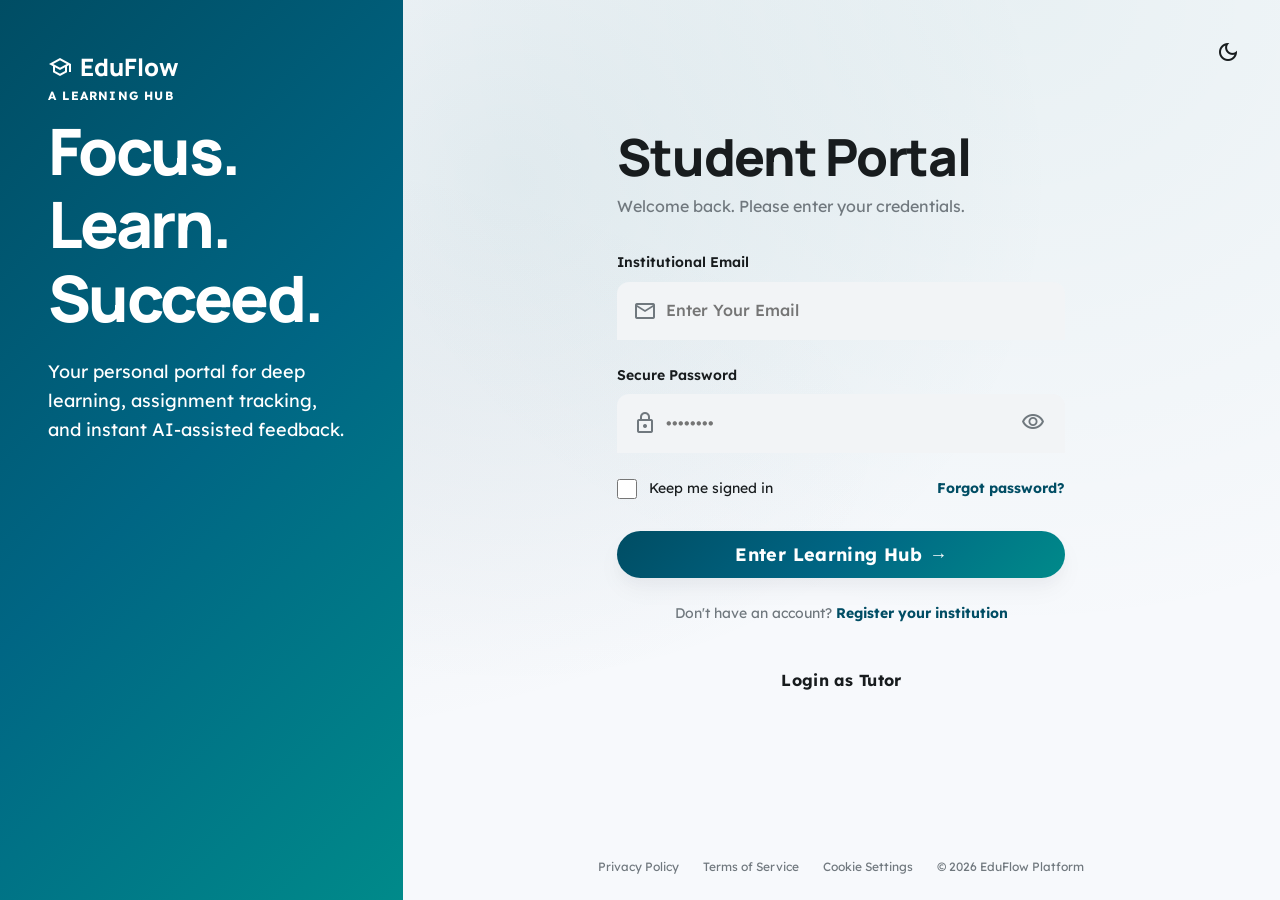
<file: frontend/student-login.html>
<!DOCTYPE html>
<html lang="en" data-theme="light">

<head>
    <meta charset="UTF-8">
    <meta name="viewport" content="width=device-width, initial-scale=1.0">
    <title>Student Login - EduFlow</title>
    <!-- Fonts and Icons -->
    <link
        href="https://fonts.googleapis.com/css2?family=Lexend:wght@300;400;500;600&family=Manrope:wght@700;800&display=swap"
        rel="stylesheet">
    <link rel="stylesheet"
        href="https://fonts.googleapis.com/css2?family=Material+Symbols+Outlined:opsz,wght,FILL,GRAD@20..48,100..700,0..1,-50..200" />
    <link rel="stylesheet" href="css/design-system.css">
    <link rel="stylesheet" href="css/components.css">
    <link rel="stylesheet" href="css/animations.css">
</head>

<body class="min-h-screen flex bg-surface">
    <!-- Left Panel (45%) -->
    <div class="hidden lg:flex w-[45%] bg-gradient flex-col justify-between p-12 text-white relative overflow-hidden">
        <div class="relative z-10 top-0 pt-0">
            <a href="index.html" class="navbar-brand text-white mb-20 inline-flex">
                <span class="material-symbols-outlined">school</span>
                EduFlow
            </a>

            <div class="overline text-white opacity-70 mb-4">A Learning Hub</div>
            <h1 class="text-white text-5xl mb-6">Focus.<br />Learn.<br />Succeed.</h1>
            <p class="text-lg opacity-80 mb-12 max-w-md">Your personal portal for deep learning, assignment tracking,
                and instant AI-assisted feedback.</p>


        </div>



        <!-- Decoration -->
        <div
            class="absolute -bottom-32 -right-32 w-96 h-96 bg-white opacity-5 blur-[100px] rounded-full point-events-none">
        </div>
    </div>

    <!-- Right Panel (55%) -->
    <div class="w-full lg:w-[55%] flex flex-col bg-surface-lowest relative">
        <div class="absolute top-8 right-8 z-10">
            <button class="theme-toggle btn-icon" id="theme-toggle">
                <span class="material-symbols-outlined" id="theme-icon">dark_mode</span>
            </button>
        </div>

        <div class="flex-1 flex items-center justify-center p-8 m-auto w-full max-w-lg fade-up">
            <div class="w-full">
                <h2 class="mb-2">Student Portal</h2>
                <p class="text-muted mb-8">Welcome back. Please enter your credentials.</p>

                <form id="login-form" action="student-dashboard.html" method="GET">
                    <div class="form-group">
                        <label class="form-label" for="email">Institutional Email</label>
                        <div class="input-wrapper">
                            <span class="material-symbols-outlined input-icon">mail</span>
                            <input type="email" id="email" class="input-field pl-12"
                                placeholder="Enter Your Email" required>
                        </div>
                        <div class="form-error"></div>
                    </div>

                    <div class="form-group">
                        <label class="form-label" for="password">Secure Password</label>
                        <div class="input-wrapper">
                            <span class="material-symbols-outlined input-icon">lock</span>
                            <input type="password" id="password" class="input-field pl-12" placeholder="••••••••"
                                required>
                            <button type="button" class="input-toggle" tabindex="-1">
                                <span class="material-symbols-outlined">visibility</span>
                            </button>
                        </div>
                        <div class="form-error"></div>
                    </div>

                    <div class="flex justify-between items-center mb-8">
                        <label class="checkbox-label">
                            <input type="checkbox" class="checkbox-input">
                            Keep me signed in
                        </label>
                        <a href="#" class="text-sm text-primary font-bold hover:underline">Forgot password?</a>
                    </div>

                    <button type="submit" class="btn btn-primary w-full py-4 text-lg mb-6 shadow-ambient">Enter Learning Hub &rarr;</button>

                    <div class="text-center text-sm text-muted">
                        Don't have an account? <a href="student-register.html"
                            class="text-primary font-bold hover:underline">Register your institution</a>
                    </div>

                    <div class="mt-8 text-center pt-8 border-t border-[var(--surface-container-highest)]">
                        <a href="tutor-login.html"
                            class="btn btn-ghost px-8 border border-[var(--outline-variant)]">Login as Tutor</a>
                    </div>
                </form>
            </div>
        </div>

        <footer class="p-6 text-center text-xs text-muted flex justify-center gap-6">
            <a href="#" class="hover:text-primary">Privacy Policy</a>
            <a href="#" class="hover:text-primary">Terms of Service</a>
            <a href="#" class="hover:text-primary">Cookie Settings</a>
            <span>&copy; 2026 EduFlow Platform</span>
        </footer>
    </div>

    <script src="js/main.js"></script>
    <script src="js/auth.js"></script>
</body>

</html>
</file>
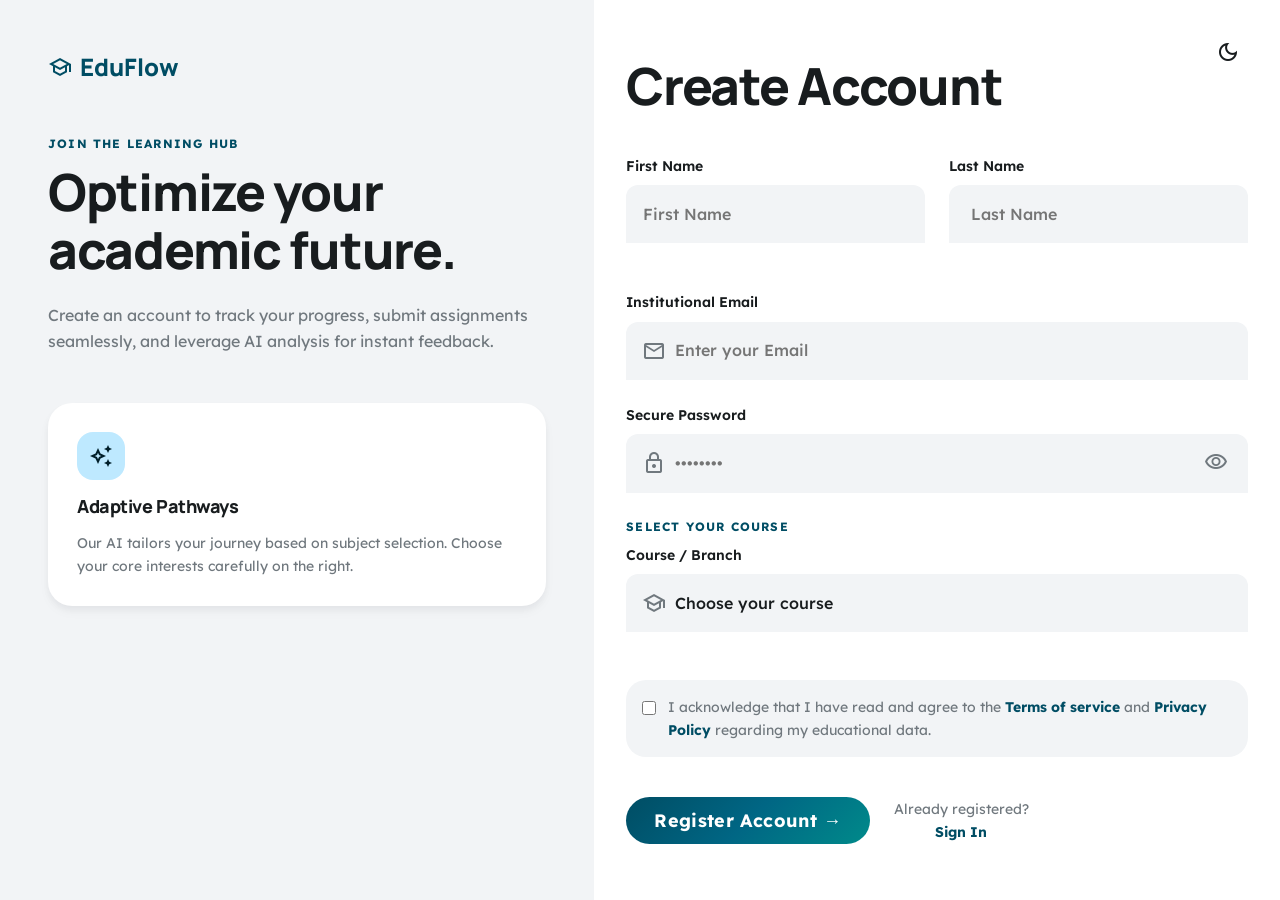
<file: frontend/student-register.html>
<!DOCTYPE html>
<html lang="en" data-theme="light">
<head>
    <meta charset="UTF-8">
    <meta name="viewport" content="width=device-width, initial-scale=1.0">
    <title>Register Student - EduFlow</title>
    <link href="https://fonts.googleapis.com/css2?family=Lexend:wght@300;400;500;600&family=Manrope:wght@700;800&display=swap" rel="stylesheet">
    <link rel="stylesheet" href="https://fonts.googleapis.com/css2?family=Material+Symbols+Outlined:opsz,wght,FILL,GRAD@20..48,100..700,0..1,-50..200" />
    <link rel="stylesheet" href="css/design-system.css">
    <link rel="stylesheet" href="css/components.css">
    <link rel="stylesheet" href="css/animations.css">
</head>
<body class="min-h-screen flex bg-surface">
    <!-- Left Panel (40%) -->
    <div class="hidden lg:flex w-[40%] bg-low flex-col justify-between p-12 relative overflow-hidden border-r border-[var(--surface-container-high)] border-r-2">
        <div class="relative z-10">
            <a href="index.html" class="navbar-brand mb-12 inline-flex">
                <span class="material-symbols-outlined">school</span>
                EduFlow
            </a>
            
            <div class="overline text-primary mb-4">Join the Learning Hub</div>
            <h2 class="mb-6">Optimize your academic future.</h2>
            <p class="text-muted mb-12">Create an account to track your progress, submit assignments seamlessly, and leverage AI analysis for instant feedback.</p>
            
            <div class="card bg-surface-lowest shadow-ambient p-6 flex flex-col gap-4 border-l-4 border-[var(--primary)]">
                <div class="icon-container primary rounded-full w-12 h-12">
                    <span class="material-symbols-outlined">auto_awesome</span>
                </div>
                <h4 class="text-lg">Adaptive Pathways</h4>
                <p class="text-sm text-muted">Our AI tailors your journey based on subject selection. Choose your core interests carefully on the right.</p>
            </div>
        </div>

        <!-- Abstract visual (CSS only placeholder for student studying) -->
        <div class="absolute -bottom-10 -right-10 w-96 h-96 bg-[var(--surface-container-high)] rounded-full pt-16 pl-16 opacity-50 z-0">
            <div class="w-full h-full rounded-full bg-gradient opacity-20"></div>
        </div>
    </div>

    <!-- Right Panel (60%) -->
    <div class="w-full lg:w-[60%] flex flex-col bg-lowest overflow-y-auto h-screen relative">
        <div class="absolute top-8 right-8 z-10">
            <button class="theme-toggle btn-icon" id="theme-toggle">
                <span class="material-symbols-outlined" id="theme-icon">dark_mode</span>
            </button>
        </div>

        <div class="p-8 md:p-16 max-w-3xl m-auto w-full fade-up pt-24">
            <div class="flex justify-between items-center mb-10">
                <h2>Create Account</h2>
            </div>

            <form id="register-form" action="student-dashboard.html" method="GET">
                <div class="grid grid-cols-2 gap-6 mb-6">
                    <div class="form-group col-span-2 md:col-span-1">
                        <label class="form-label" for="fname">First Name</label>
                        <div class="input-wrapper">
                            <input type="text" id="fname" class="input-field" style="padding-left: 1rem;" placeholder="First Name" required>
                        </div>
                        <div class="form-error"></div>
                    </div>
                    <div class="form-group col-span-2 md:col-span-1">
                        <label class="form-label" for="lname">Last Name</label>
                        <div class="input-wrapper">
                            <input type="text" id="lname" class="input-field" style="padding-left: 1rem;" placeholder=" Last Name" required>
                        </div>
                        <div class="form-error"></div>
                    </div>
                </div>

                <div class="form-group mb-6">
                    <label class="form-label" for="email">Institutional Email</label>
                    <div class="input-wrapper">
                        <span class="material-symbols-outlined input-icon">mail</span>
                        <input type="email" id="email" class="input-field" placeholder="Enter your Email" required>
                    </div>
                    <div class="form-error"></div>
                </div>

                <div class="form-group mb-12">
                    <label class="form-label" for="password">Secure Password</label>
                    <div class="input-wrapper">
                        <span class="material-symbols-outlined input-icon">lock</span>
                        <input type="password" id="password" class="input-field" placeholder="••••••••" required>
                        <button type="button" class="input-toggle" tabindex="-1">
                            <span class="material-symbols-outlined">visibility</span>
                        </button>
                    </div>
                    <div class="form-error"></div>
                </div>

                <!-- Course Selection -->
                <div class="mb-12">
                    <div class="overline text-primary mb-4">Select Your Course</div>
                    <div class="form-group">
                        <label class="form-label" for="course">Course / Branch</label>
                        <div class="input-wrapper">
                            <span class="material-symbols-outlined input-icon">school</span>
                            <select id="course" class="input-field font-lexend" required>
                                <option value="" disabled selected>Choose your course</option>
                                <option value="Computer Science">Computer Science</option>
                                <option value="Mechanical Engineering">Mechanical Engineering</option>
                                <option value="Electrical Engineering">Electrical Engineering</option>
                                <option value="Civil Engineering">Civil Engineering</option>
                                <option value="Data Science">Data Science</option>
                                <option value="Business Administration">Business Administration</option>
                            </select>
                        </div>
                        <div class="form-error"></div>
                    </div>
                </div>

                <div class="mb-10">
                    <label class="checkbox-label p-4 bg-low rounded-xl">
                        <input type="checkbox" class="checkbox-input" required>
                        <span class="text-sm text-muted">I acknowledge that I have read and agree to the <a href="#" class="text-primary hover:underline font-bold">Terms of service</a> and <a href="#" class="text-primary hover:underline font-bold">Privacy Policy</a> regarding my educational data.</span>
                    </label>
                </div>

                <div class="flex items-center gap-6">
                    <button type="submit" class="btn btn-primary py-4 px-8 text-lg flex-[2]">Register Account &rarr;</button>
                    <div class="text-sm text-muted text-center flex-[1]">
                        Already registered?<br/><a href="student-login.html" class="text-primary font-bold hover:underline">Sign In</a>
                    </div>
                </div>

            </form>
        </div>
    </div>

    <script src="js/main.js"></script>
    <script src="js/auth.js"></script>
</body>
</html>
</file>
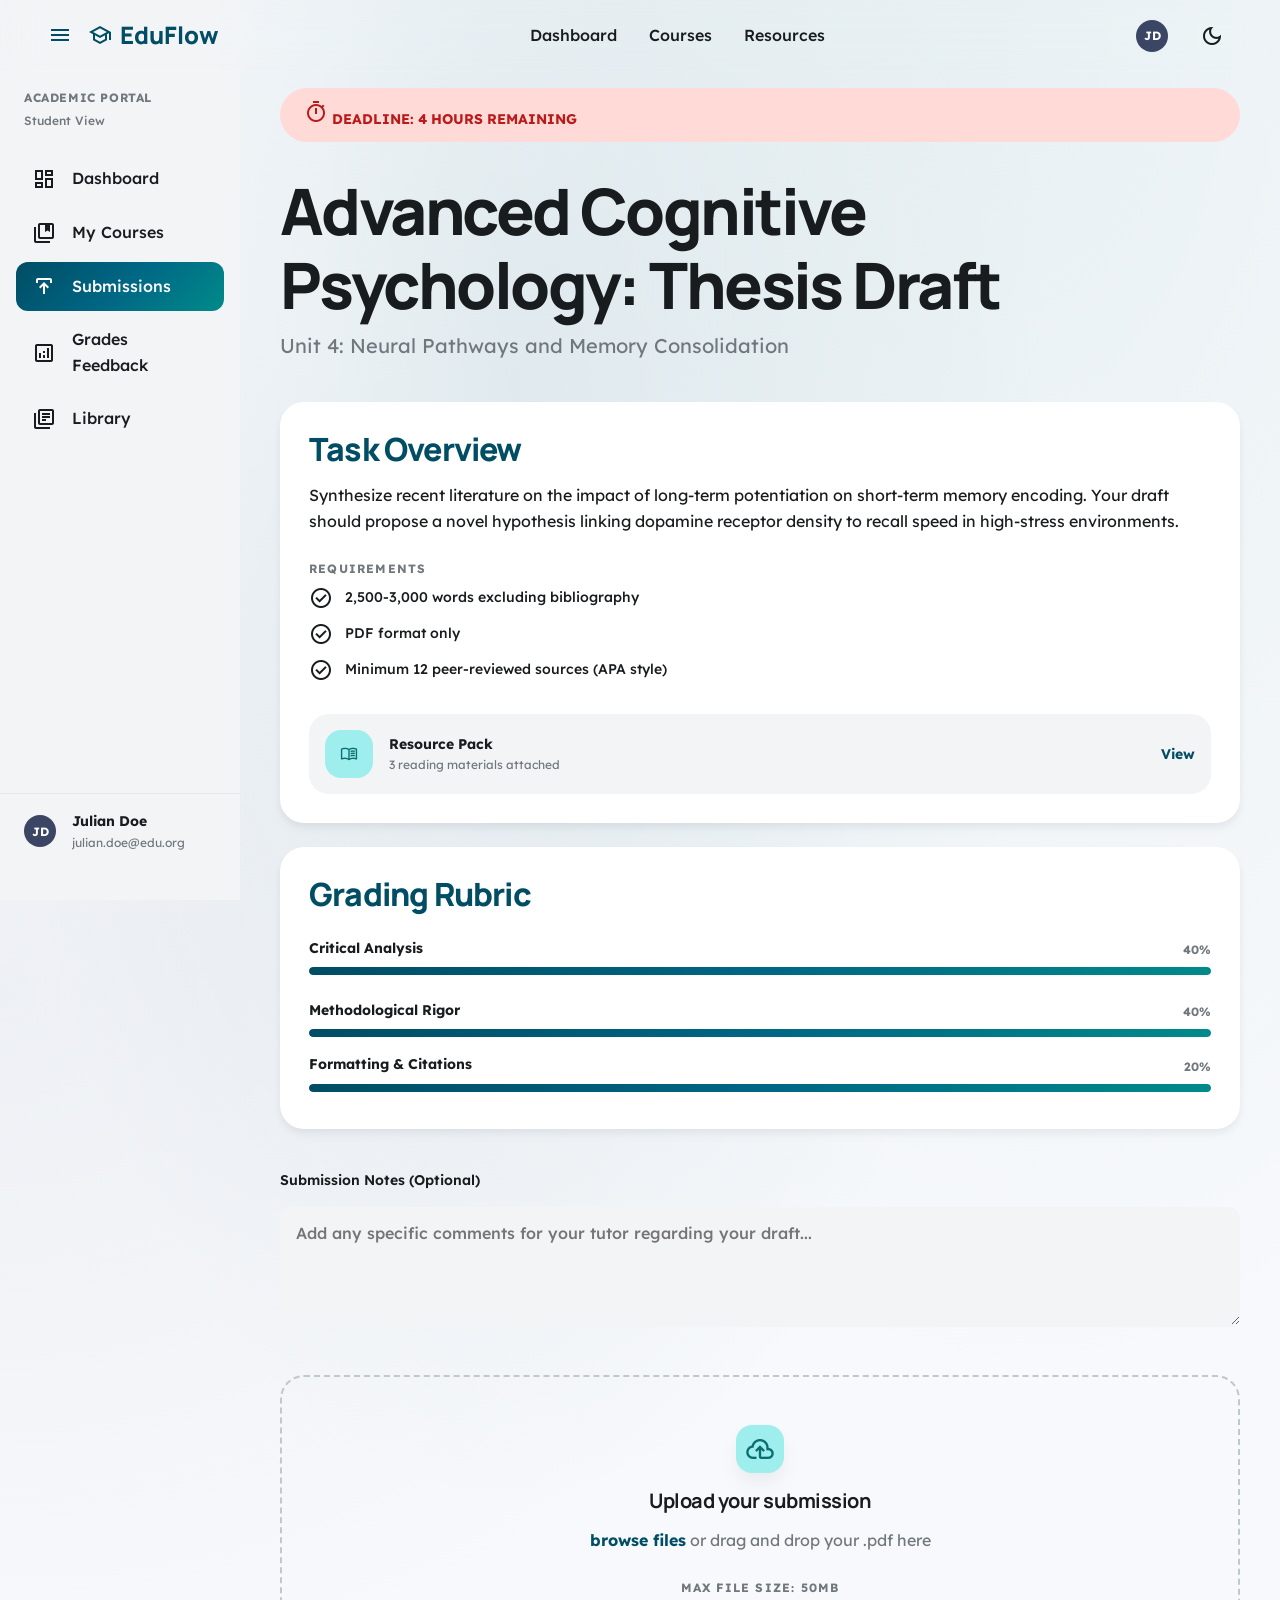
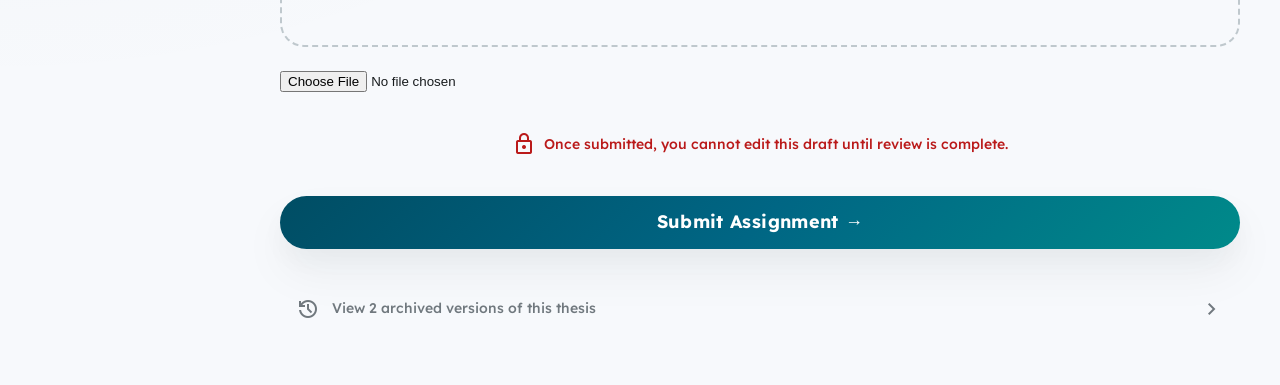
<file: frontend/submit-assignment.html>
<!DOCTYPE html>
<html lang="en" data-theme="light">
<head>
    <meta charset="UTF-8">
    <meta name="viewport" content="width=device-width, initial-scale=1.0">
    <title>Submit Assignment - EduFlow</title>
    <!-- Fonts and Icons -->
    <link href="https://fonts.googleapis.com/css2?family=Lexend:wght@300;400;500;600&family=Manrope:wght@700;800&display=swap" rel="stylesheet">
    <link rel="stylesheet" href="https://fonts.googleapis.com/css2?family=Material+Symbols+Outlined:opsz,wght,FILL,GRAD@20..48,100..700,0..1,-50..200" />
    <link rel="stylesheet" href="css/design-system.css">
    <link rel="stylesheet" href="css/components.css">
    <link rel="stylesheet" href="css/animations.css">
</head>
<body>

    <!-- Navbar -->
    <nav class="navbar">
        <div class="navbar-brand">
            <span class="material-symbols-outlined">menu</span>
            <span class="material-symbols-outlined ml-2 text-primary">school</span>
            EduFlow
        </div>
        <div class="navbar-links">
            <a href="student-dashboard.html" class="nav-link">Dashboard</a>
            <a href="my-assignments.html" class="nav-link">Courses</a>
            <a href="#" class="nav-link">Resources</a>
        </div>
        <div class="navbar-right">
            <div class="avatar avatar-sm border border-[var(--outline-variant)]">JD</div>
            <button class="theme-toggle btn-icon" id="theme-toggle">
                <span class="material-symbols-outlined" id="theme-icon">dark_mode</span>
            </button>
        </div>
    </nav>

    <!-- Sidebar -->
    <aside class="sidebar border-r border-[var(--surface-container-high)]">
        <div class="sidebar-header">
            <div class="sidebar-label mb-1">Academic Portal</div>
            <div class="text-xs text-muted font-medium">Student View</div>
        </div>
        
        <nav class="sidebar-nav">
            <a href="student-dashboard.html" class="sidebar-item">
                <span class="material-symbols-outlined">dashboard</span>
                <span>Dashboard</span>
            </a>
            <a href="my-assignments.html" class="sidebar-item">
                <span class="material-symbols-outlined">collections_bookmark</span>
                <span>My Courses</span>
            </a>
            <a href="submit-assignment.html" class="sidebar-item active">
                <span class="material-symbols-outlined">publish</span>
                <span>Submissions</span>
            </a>
            <a href="grades-feedback.html" class="sidebar-item">
                <span class="material-symbols-outlined">analytics</span>
                <span>Grades Feedback</span>
            </a>
            <a href="#" class="sidebar-item">
                <span class="material-symbols-outlined">library_books</span>
                <span>Library</span>
            </a>
        </nav>

        <div class="sidebar-footer mt-auto">
            <div class="avatar avatar-sm">JD</div>
            <div class="flex-1 overflow-hidden">
                <div class="font-bold text-sm truncate">Julian Doe</div>
                <div class="text-xs text-muted truncate">julian.doe@edu.org</div>
            </div>
        </div>
    </aside>

    <!-- Main Content -->
    <main class="main-content">
        
        <!-- Deadline Banner -->
        <div class="bg-error-container text-error rounded-full py-3 px-6 inline-flex items-center gap-3 mb-8 shadow-sm font-bold text-sm fade-up">
            <span class="material-symbols-outlined">timer</span>
            DEADLINE: 4 HOURS REMAINING
        </div>

        <!-- Page Header -->
        <div class="mb-10 fade-up">
            <h1 class="mb-2 max-w-4xl">Advanced Cognitive Psychology: Thesis Draft</h1>
            <p class="text-xl text-muted">Unit 4: Neural Pathways and Memory Consolidation</p>
        </div>

        <div class="flex flex-col lg:flex-row gap-10">
            
            <!-- Left Column (50%) -->
            <div class="w-full lg:w-1/2 flex flex-col gap-6 fade-up" style="transition-delay: 0.1s;">
                
                <!-- Task Overview -->
                <div class="card shadow-ambient border border-[var(--surface-container-high)]">
                    <h3 class="text-primary mb-4">Task Overview</h3>
                    <p class="text-[var(--on-surface)] leading-relaxed mb-6">
                        Synthesize recent literature on the impact of long-term potentiation on short-term memory encoding. Your draft should propose a novel hypothesis linking dopamine receptor density to recall speed in high-stress environments.
                    </p>
                    
                    <div class="overline text-muted mb-4">REQUIREMENTS</div>
                    <ul class="flex flex-col gap-3 mb-8">
                        <li class="flex items-start gap-3">
                            <span class="material-symbols-outlined text-[var(--status-graded-text)] mt-0.5">check_circle</span>
                            <span class="font-medium text-sm">2,500-3,000 words excluding bibliography</span>
                        </li>
                        <li class="flex items-start gap-3">
                            <span class="material-symbols-outlined text-[var(--status-graded-text)] mt-0.5">check_circle</span>
                            <span class="font-medium text-sm">PDF format only</span>
                        </li>
                        <li class="flex items-start gap-3">
                            <span class="material-symbols-outlined text-[var(--status-graded-text)] mt-0.5">check_circle</span>
                            <span class="font-medium text-sm">Minimum 12 peer-reviewed sources (APA style)</span>
                        </li>
                    </ul>

                    <!-- Resource Pack -->
                    <div class="bg-low rounded-xl p-4 flex justify-between items-center border border-[var(--surface-container-high)]">
                        <div class="flex items-center gap-4">
                            <div class="icon-container secondary rounded-lg w-10 h-10 shrink-0">
                                <span class="material-symbols-outlined text-lg">menu_book</span>
                            </div>
                            <div>
                                <div class="font-bold text-sm">Resource Pack</div>
                                <div class="text-xs text-muted">3 reading materials attached</div>
                            </div>
                        </div>
                        <a href="#" class="text-primary font-bold text-sm hover:underline">View</a>
                    </div>
                </div>

                <!-- Grading Rubric -->
                <div class="card shadow-ambient border border-[var(--surface-container-high)]">
                    <h3 class="text-primary mb-6">Grading Rubric</h3>
                    
                    <div class="mb-6">
                        <div class="flex justify-between items-end mb-2">
                            <div class="font-bold text-sm">Critical Analysis</div>
                            <div class="text-xs font-bold text-muted">40%</div>
                        </div>
                        <div class="progress-bar-container h-2">
                            <div class="progress-bar-fill w-2/5"></div>
                        </div>
                    </div>

                    <div class="mb-4">
                        <div class="flex justify-between items-end mb-2">
                            <div class="font-bold text-sm">Methodological Rigor</div>
                            <div class="text-xs font-bold text-muted">40%</div>
                        </div>
                        <div class="progress-bar-container h-2">
                            <div class="progress-bar-fill w-2/5"></div>
                        </div>
                    </div>
                    
                     <div class="mb-2">
                        <div class="flex justify-between items-end mb-2">
                            <div class="font-bold text-sm">Formatting & Citations</div>
                            <div class="text-xs font-bold text-muted">20%</div>
                        </div>
                        <div class="progress-bar-container h-2">
                            <div class="progress-bar-fill bg-secondary-container !w-1/5"></div>
                        </div>
                    </div>
                </div>
            </div>

            <!-- Right Column (50%) -->
            <div class="w-full lg:w-1/2 flex flex-col gap-6 fade-up" style="transition-delay: 0.2s;">
                
                <div class="form-group flex-1">
                    <label class="form-label mb-2">Submission Notes (Optional)</label>
                    <textarea class="input-field w-full" placeholder="Add any specific comments for your tutor regarding your draft..."></textarea>
                </div>

                <!-- File Upload Zone -->
                <div class="file-upload-zone bg-surface-lowest shadow-sm" id="drop-zone">
                    <div class="icon-container secondary rounded-full w-16 h-16 shadow-ambient">
                        <span class="material-symbols-outlined text-3xl">cloud_upload</span>
                    </div>
                    <h4 class="font-bold text-xl">Upload your submission</h4>
                    <p class="text-muted"><span class="text-primary hover:underline font-bold pointer-events-none">browse files</span> or drag and drop your .pdf here</p>
                    <div class="text-xs font-bold uppercase tracking-widest text-muted mt-2">MAX FILE SIZE: 50MB</div>
                </div>
                <input type="file" id="file-upload" class="hidden" accept=".pdf,.doc,.docx">

                <div class="flex items-center justify-center gap-2 text-sm text-error font-medium p-4 bg-error-container/50 rounded-lg">
                    <span class="material-symbols-outlined">lock</span>
                    Once submitted, you cannot edit this draft until review is complete.
                </div>

                <a href="my-assignments.html" class="btn btn-primary py-4 text-lg w-full shadow-hover">Submit Assignment &rarr;</a>

                <div class="flex items-center justify-between p-4 mt-2">
                    <div class="flex items-center gap-3 text-muted">
                        <span class="material-symbols-outlined">history</span>
                        <span class="text-sm font-medium">View 2 archived versions of this thesis</span>
                    </div>
                    <span class="material-symbols-outlined text-muted">chevron_right</span>
                </div>

            </div>

        </div>

    </main>

    <script src="js/main.js"></script>
    <script src="js/dashboard.js"></script>
</body>
</html>
</file>
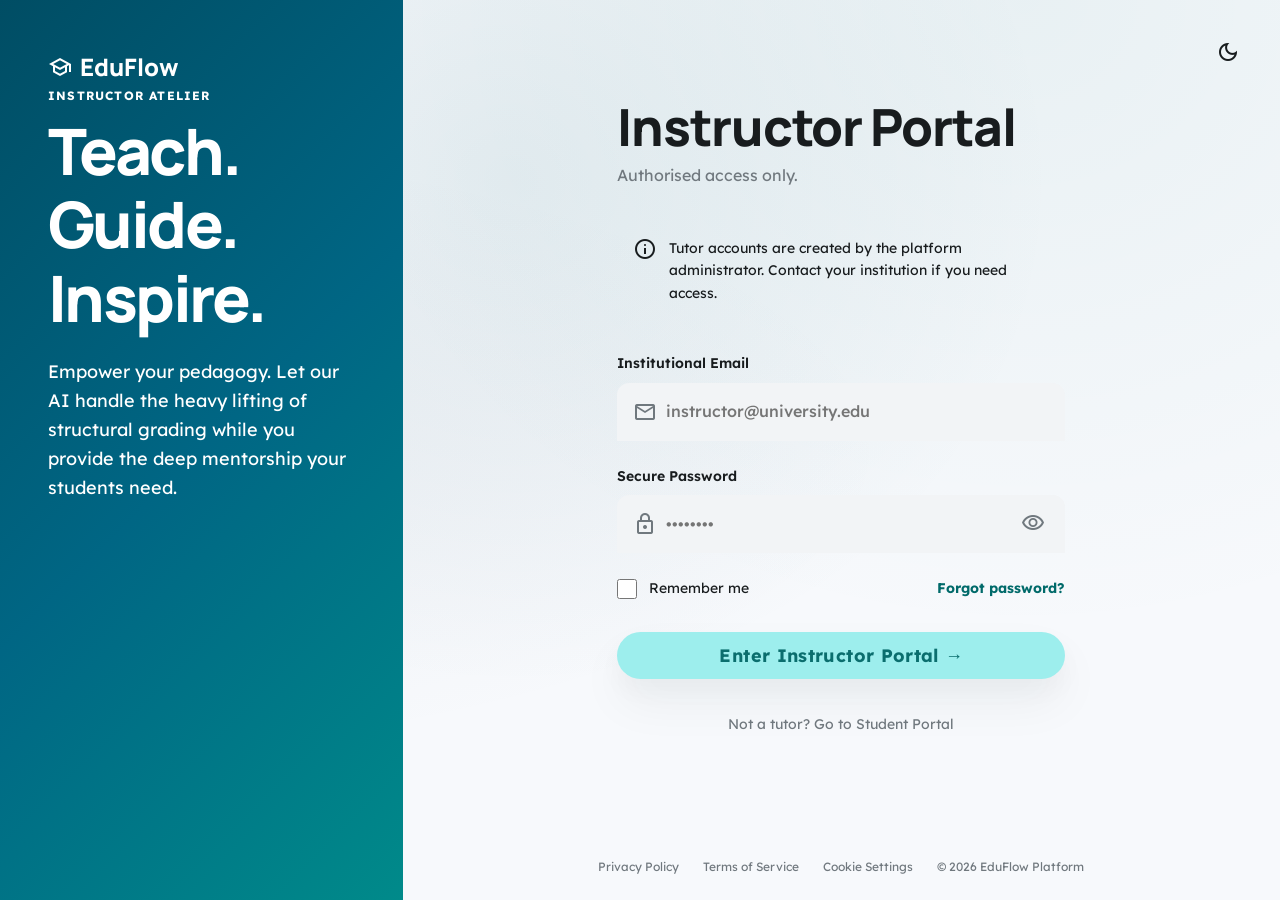
<file: frontend/tutor-login.html>
<!DOCTYPE html>
<html lang="en" data-theme="light">
<head>
    <meta charset="UTF-8">
    <meta name="viewport" content="width=device-width, initial-scale=1.0">
    <title>Tutor Login - EduFlow</title>
    <!-- Fonts and Icons -->
    <link href="https://fonts.googleapis.com/css2?family=Lexend:wght@300;400;500;600&family=Manrope:wght@700;800&display=swap" rel="stylesheet">
    <link rel="stylesheet" href="https://fonts.googleapis.com/css2?family=Material+Symbols+Outlined:opsz,wght,FILL,GRAD@20..48,100..700,0..1,-50..200" />
    <link rel="stylesheet" href="css/design-system.css">
    <link rel="stylesheet" href="css/components.css">
    <link rel="stylesheet" href="css/animations.css">
</head>
<body class="min-h-screen flex bg-surface">
    <!-- Left Panel (45%) -->
    <div class="hidden lg:flex w-[45%] bg-gradient flex-col justify-between p-12 text-white relative overflow-hidden">
        <div class="relative z-10 top-0 pt-0">
            <a href="index.html" class="navbar-brand text-white mb-20 inline-flex">
                <span class="material-symbols-outlined">school</span>
                EduFlow
            </a>
            
            <div class="overline text-white opacity-70 mb-4">Instructor Atelier</div>
            <h1 class="text-white text-5xl mb-6">Teach.<br/>Guide.<br/>Inspire.</h1>
            <p class="text-lg opacity-80 mb-12 max-w-md">Empower your pedagogy. Let our AI handle the heavy lifting of structural grading while you provide the deep mentorship your students need.</p>
            

        </div>


        
        <!-- Decoration -->
        <div class="absolute -bottom-32 -right-32 w-96 h-96 bg-secondary opacity-20 blur-[100px] rounded-full point-events-none"></div>
    </div>

    <!-- Right Panel (55%) -->
    <div class="w-full lg:w-[55%] flex flex-col bg-surface-lowest relative">
        <div class="absolute top-8 right-8 z-10">
            <button class="theme-toggle btn-icon" id="theme-toggle">
                <span class="material-symbols-outlined" id="theme-icon">dark_mode</span>
            </button>
        </div>

        <div class="flex-1 flex items-center justify-center p-8 m-auto w-full max-w-lg fade-up">
            <div class="w-full">
                <h2 class="mb-2">Instructor Portal</h2>
                <p class="text-muted mb-8">Authorised access only.</p>

                <div class="bg-primary-fixed p-4 rounded-xl flex gap-3 text-on-primary-fixed text-sm mb-8">
                    <span class="material-symbols-outlined shrink-0">info</span>
                    <div>Tutor accounts are created by the platform administrator. Contact your institution if you need access.</div>
                </div>

                <form id="tutor-login-form" action="tutor-dashboard.html" method="GET">
                    <div class="form-group">
                        <label class="form-label" for="email">Institutional Email</label>
                        <div class="input-wrapper">
                            <span class="material-symbols-outlined input-icon">mail</span>
                            <input type="email" id="email" class="input-field" placeholder="instructor@university.edu" required>
                        </div>
                        <div class="form-error"></div>
                    </div>

                    <div class="form-group">
                        <label class="form-label" for="password">Secure Password</label>
                        <div class="input-wrapper">
                            <span class="material-symbols-outlined input-icon">lock</span>
                            <input type="password" id="password" class="input-field" placeholder="••••••••" required>
                            <button type="button" class="input-toggle" tabindex="-1">
                                <span class="material-symbols-outlined">visibility</span>
                            </button>
                        </div>
                        <div class="form-error"></div>
                    </div>

                    <div class="flex justify-between items-center mb-8">
                        <label class="checkbox-label">
                            <input type="checkbox" class="checkbox-input">
                            Remember me
                        </label>
                        <a href="#" class="text-sm text-secondary font-bold hover:underline">Forgot password?</a>
                    </div>

                    <button type="submit" class="btn btn-secondary w-full py-4 text-lg mb-8 shadow-hover">Enter Instructor Portal &rarr;</button>
                    
                    <div class="text-center pt-8 border-t border-[var(--surface-container-highest)]">
                        <a href="student-choice.html" class="text-sm text-muted hover:text-primary transition-colors">Not a tutor? Go to Student Portal</a>
                    </div>
                </form>
            </div>
        </div>

        <footer class="p-6 text-center text-xs text-muted flex justify-center gap-6">
            <a href="#" class="hover:text-primary">Privacy Policy</a>
            <a href="#" class="hover:text-primary">Terms of Service</a>
            <a href="#" class="hover:text-primary">Cookie Settings</a>
            <span>&copy; 2026 EduFlow Platform</span>
        </footer>
    </div>

    <script src="js/main.js"></script>
    <script src="js/auth.js"></script>
</body>
</html>
</file>
<file: frontend/css/design-system.css>
:root {
  /* PRIMARY PALETTE — Rich Indigo-Teal */
  --primary: #004d64;
  --primary-container: #006684;
  --secondary: #006a6a;
  --secondary-container: #9deeed;
  --on-secondary-container: #0b6e6e;
  --tertiary: #3a4664;
  --surface: #f7f9fc;
  --surface-container-lowest: #ffffff;
  --surface-container-low: #f2f4f6;
  --surface-container: #eceef1;
  --surface-container-high: #e6e8eb;
  --surface-container-highest: #e0e3e5;
  --on-surface: #181c1e;
  --outline: #70787e;
  --outline-variant: #bfc8cd;
  --primary-fixed: #bee9ff;
  --on-primary-fixed: #001f2a;
  --error: #ba1a1a;
  --error-container: #ffdad6;

  /* STATUS BADGE COLORS (Light) */
  --status-pending-bg: #fff8e1;
  --status-pending-text: #ff8f00;
  --status-submitted-bg: #e3f2fd;
  --status-submitted-text: #1565c0;
  --status-ai-bg: var(--primary-fixed);
  --status-ai-text: var(--on-primary-fixed);
  --status-graded-bg: #e8f5e9;
  --status-graded-text: #2e7d32;
  --status-urgent-bg: var(--error-container);
  --status-urgent-text: var(--error);

  /* PREMIUM GRADIENTS */
  --signature-gradient: linear-gradient(135deg, #004d64 0%, #006684 50%, #008a8a 100%);
  --accent-gradient: linear-gradient(135deg, #667eea 0%, #764ba2 100%);
  --warm-gradient: linear-gradient(135deg, #f093fb 0%, #f5576c 100%);
  --aurora-gradient: linear-gradient(135deg, #004d64 0%, #006a6a 30%, #3a4664 60%, #006684 100%);
  --mesh-gradient: radial-gradient(at 40% 20%, hsla(190, 100%, 20%, 0.08) 0px, transparent 50%),
                   radial-gradient(at 80% 0%, hsla(180, 100%, 21%, 0.06) 0px, transparent 50%),
                   radial-gradient(at 0% 50%, hsla(220, 28%, 30%, 0.05) 0px, transparent 50%);

  /* GLASSMORPHISM */
  --glass-bg: rgba(255, 255, 255, 0.7);
  --glass-border: rgba(255, 255, 255, 0.3);
  --glass-shadow: 0 8px 32px rgba(0, 77, 100, 0.08);
  --glass-blur: 16px;

  /* GLOW EFFECTS */
  --glow-primary: 0 0 20px rgba(0, 77, 100, 0.15), 0 0 60px rgba(0, 77, 100, 0.05);
  --glow-secondary: 0 0 20px rgba(0, 106, 106, 0.15), 0 0 60px rgba(0, 106, 106, 0.05);
  --glow-accent: 0 0 20px rgba(102, 126, 234, 0.2);

  /* PREMIUM SHADOWS */
  --shadow-xs: 0 2px 4px rgba(0, 30, 45, 0.03), 0 1px 2px rgba(0, 30, 45, 0.04);
  --shadow-sm: 0 6px 12px rgba(0, 30, 45, 0.03), 0 4px 6px rgba(0, 30, 45, 0.04);
  --shadow-md: 0 12px 24px rgba(0, 30, 45, 0.04), 0 8px 12px rgba(0, 30, 45, 0.02);
  --shadow-lg: 0 24px 48px rgba(0, 30, 45, 0.05), 0 12px 24px rgba(0, 30, 45, 0.03);
  --shadow-xl: 0 32px 64px rgba(0, 30, 45, 0.06), 0 16px 32px rgba(0, 30, 45, 0.04);
  --shadow-2xl: 0 48px 96px rgba(0, 30, 45, 0.08), 0 24px 48px rgba(0, 30, 45, 0.05);

  /* TRANSITIONS */
  --ease-spring: cubic-bezier(0.34, 1.56, 0.64, 1);
  --ease-smooth: cubic-bezier(0.4, 0, 0.2, 1);
  --ease-out-expo: cubic-bezier(0.19, 1, 0.22, 1);

  /* BORDER RADIUS */
  --radius-sm: 0.375rem;
  --radius-md: 0.625rem;
  --radius-lg: 1rem;
  --radius-xl: 1.25rem;
  --radius-2xl: 1.5rem;
  --radius-3xl: 2rem;
}

html[data-theme="dark"] {
  /* DARK MODE COLORS */
  --primary: #87d0f2;
  --primary-container: #004d64;
  --secondary: #84d4d3;
  --secondary-container: #004f4f;
  --on-secondary-container: #9deeed;
  --tertiary: #bac6ea;
  --surface: #0f1214;
  --surface-container-lowest: #0a0d0f;
  --surface-container-low: #181c1e;
  --surface-container: #1e2326;
  --surface-container-high: #252b2e;
  --surface-container-highest: #2d3336;
  --on-surface: #e2e4e6;
  --outline: #8a9298;
  --outline-variant: #3f484d;
  --primary-fixed: #001f2a;
  --on-primary-fixed: #bee9ff;
  --error: #ffb4ab;
  --error-container: #93000a;

  /* STATUS BADGE COLORS (Dark) */
  --status-pending-bg: rgba(255, 143, 0, 0.2);
  --status-pending-text: #ffd54f;
  --status-submitted-bg: rgba(21, 101, 192, 0.2);
  --status-submitted-text: #90caf9;
  --status-ai-bg: var(--primary-fixed);
  --status-ai-text: var(--on-primary-fixed);
  --status-graded-bg: rgba(46, 125, 50, 0.2);
  --status-graded-text: #a5d6a7;
  --status-urgent-bg: var(--error-container);
  --status-urgent-text: var(--error);

  /* DARK GRADIENTS */
  --signature-gradient: linear-gradient(135deg, #006684 0%, #87d0f2 100%);
  --accent-gradient: linear-gradient(135deg, #7c3aed 0%, #a78bfa 100%);
  --aurora-gradient: linear-gradient(135deg, #004d64 0%, #006a6a 30%, #3a4664 60%, #87d0f2 100%);
  --mesh-gradient: radial-gradient(at 40% 20%, hsla(190, 100%, 40%, 0.06) 0px, transparent 50%),
                   radial-gradient(at 80% 0%, hsla(180, 100%, 41%, 0.04) 0px, transparent 50%),
                   radial-gradient(at 0% 50%, hsla(220, 28%, 60%, 0.04) 0px, transparent 50%);

  /* DARK GLASS */
  --glass-bg: rgba(15, 18, 20, 0.75);
  --glass-border: rgba(255, 255, 255, 0.08);
  --glass-shadow: 0 8px 32px rgba(0, 0, 0, 0.3);

  /* DARK GLOWS */
  --glow-primary: 0 0 20px rgba(135, 208, 242, 0.1), 0 0 60px rgba(135, 208, 242, 0.05);
  --glow-secondary: 0 0 20px rgba(132, 212, 211, 0.1), 0 0 60px rgba(132, 212, 211, 0.05);
  --glow-accent: 0 0 20px rgba(167, 139, 250, 0.15);

  /* DARK SHADOWS */
  --shadow-xs: 0 2px 4px rgba(0, 0, 0, 0.4), 0 1px 2px rgba(0, 0, 0, 0.5);
  --shadow-sm: 0 6px 12px rgba(0, 0, 0, 0.4), 0 4px 6px rgba(0, 0, 0, 0.5);
  --shadow-md: 0 12px 24px rgba(0, 0, 0, 0.5), 0 8px 12px rgba(0, 0, 0, 0.3);
  --shadow-lg: 0 24px 48px rgba(0, 0, 0, 0.6), 0 12px 24px rgba(0, 0, 0, 0.4);
  --shadow-xl: 0 32px 64px rgba(0, 0, 0, 0.7), 0 16px 32px rgba(0, 0, 0, 0.5);
  --shadow-2xl: 0 48px 96px rgba(0, 0, 0, 0.8), 0 24px 48px rgba(0, 0, 0, 0.6);
}

/* ========================================
   BASE RESET & FONTS
   ======================================== */
* {
  margin: 0;
  padding: 0;
  box-sizing: border-box;
}

html {
  scroll-behavior: smooth;
}

body {
  font-family: "Lexend", sans-serif;
  background-color: var(--surface);
  background-image: var(--mesh-gradient);
  color: var(--on-surface);
  transition: background-color 0.5s var(--ease-smooth), color 0.3s var(--ease-smooth);
  line-height: 1.6;
  -webkit-font-smoothing: antialiased;
  -moz-osx-font-smoothing: grayscale;
  overflow-x: hidden;
}

h1, h2, h3, h4, h5, h6 {
  font-family: "Manrope", sans-serif;
  font-weight: 800; /* Bolder headers */
  color: var(--on-surface);
  letter-spacing: -0.025em; /* Tighter letter spacing for a modern look */
  line-height: 1.15;
}

h1 { letter-spacing: -0.04em; font-size: clamp(2.5rem, 5vw, 4.5rem); }
h2 { font-size: clamp(2rem, 4vw, 3.25rem); }
h3 { font-size: clamp(1.5rem, 3vw, 2rem); }
h4 { font-size: clamp(1.25rem, 2vw, 1.5rem); }

a {
  color: inherit;
  text-decoration: none;
  transition: color 0.2s ease;
}

::selection {
  background: var(--primary);
  color: #fff;
}

/* Custom Scrollbar */
::-webkit-scrollbar {
  width: 6px;
}

::-webkit-scrollbar-track {
  background: transparent;
}

::-webkit-scrollbar-thumb {
  background: var(--outline-variant);
  border-radius: 999px;
}

::-webkit-scrollbar-thumb:hover {
  background: var(--outline);
}

/* ========================================
   POINTER & TRANSITIONS
   ======================================== */
.cursor-pointer { cursor: pointer; }
.transition-colors { transition: background-color 0.2s cubic-bezier(0.4, 0, 0.2, 1), border-color 0.2s cubic-bezier(0.4, 0, 0.2, 1), color 0.2s cubic-bezier(0.4, 0, 0.2, 1), fill 0.2s cubic-bezier(0.4, 0, 0.2, 1), stroke 0.2s cubic-bezier(0.4, 0, 0.2, 1); }
.hover\:text-error:hover { color: var(--error); }

/* ========================================
   TYPOGRAPHY UTILITIES
   ======================================== */
.text-primary { color: var(--primary) !important; }
.text-secondary { color: var(--secondary) !important; }
.text-tertiary { color: var(--tertiary) !important; }
.text-error { color: var(--error) !important; }
.text-muted { color: var(--outline) !important; }
.text-white { color: #ffffff !important; }
.text-center { text-align: center; }

.font-bold { font-weight: 700; }
.font-medium { font-weight: 500; }
.tracking-widest { letter-spacing: 0.1em; }
.uppercase { text-transform: uppercase; }
.italic { font-style: italic; }
.truncate { overflow: hidden; text-overflow: ellipsis; white-space: nowrap; }

.text-xs { font-size: 0.75rem; }
.text-sm { font-size: 0.875rem; }
.text-base { font-size: 1rem; }
.text-lg { font-size: 1.125rem; }
.text-xl { font-size: 1.25rem; }
.text-2xl { font-size: 1.5rem; }
.text-3xl { font-size: 1.875rem; }

/* ========================================
   BACKGROUND UTILITIES
   ======================================== */
.bg-surface { background-color: var(--surface) !important; }
.bg-lowest { background-color: var(--surface-container-lowest) !important; }
.bg-low { background-color: var(--surface-container-low) !important; }
.bg-container { background-color: var(--surface-container) !important; }
.bg-high { background-color: var(--surface-container-high) !important; }
.bg-highest { background-color: var(--surface-container-highest) !important; }
.bg-primary { background-color: var(--primary) !important; }
.bg-primary-container { background-color: var(--primary-container) !important; }
.bg-secondary-container { background-color: var(--secondary-container) !important; }
.bg-error-container { background-color: var(--error-container) !important; }
.bg-gradient { background: var(--signature-gradient) !important; }
.bg-glass {
  background: var(--glass-bg);
  backdrop-filter: blur(var(--glass-blur));
  -webkit-backdrop-filter: blur(var(--glass-blur));
  border: 1px solid var(--glass-border);
}

/* ========================================
   LAYOUT UTILITIES
   ======================================== */
.flex { display: flex; }
.flex-col { display: flex; flex-direction: column; }
.flex-wrap { flex-wrap: wrap; }
.flex-1 { flex: 1; }
.items-center { align-items: center; }
.items-start { align-items: flex-start; }
.items-end { align-items: flex-end; }
.justify-center { justify-content: center; }
.justify-between { justify-content: space-between; }
.justify-end { justify-content: flex-end; }
.gap-1 { gap: 0.25rem; }
.gap-2 { gap: 0.5rem; }
.gap-3 { gap: 0.75rem; }
.gap-4 { gap: 1rem; }
.gap-6 { gap: 1.5rem; }
.gap-8 { gap: 2rem; }
.gap-10 { gap: 2.5rem; }
.gap-12 { gap: 3rem; }
.gap-16 { gap: 4rem; }

.grid { display: grid; }
.grid-cols-1 { grid-template-columns: repeat(1, 1fr); }
.grid-cols-2 { grid-template-columns: repeat(2, 1fr); }
.grid-cols-3 { grid-template-columns: repeat(3, 1fr); }
.grid-cols-4 { grid-template-columns: repeat(4, 1fr); }

.w-full { width: 100%; }
.w-1\/2 { width: 50%; }
.w-1\/3 { width: 33.333333%; }
.w-2\/3 { width: 66.666667%; }
.h-full { height: 100%; }
.min-h-screen { min-height: 100vh; }
.max-w-md { max-width: 28rem; }
.max-w-lg { max-width: 32rem; }
.max-w-4xl { max-width: 56rem; }
.max-w-5xl { max-width: 64rem; }
.max-w-7xl { max-width: 80rem; margin-inline: auto; }
.overflow-hidden { overflow: hidden; }
.overflow-y-auto { overflow-y: auto; }

/* ========================================
   POSITIONING & Z-INDEX
   ======================================== */
.relative { position: relative; }
.absolute { position: absolute; }
.fixed { position: fixed; }
.sticky { position: sticky; }
.inset-0 { top: 0; right: 0; bottom: 0; left: 0; }
.top-0 { top: 0; }
.top-4 { top: 1rem; }
.top-8 { top: 2rem; }
.bottom-0 { bottom: 0; }
.left-0 { left: 0; }
.right-0 { right: 0; }
.right-4 { right: 1rem; }
.right-8 { right: 2rem; }
.z-0 { z-index: 0; }
.z-10 { z-index: 10; }
.z-20 { z-index: 20; }
.z-50 { z-index: 50; }

/* ========================================
   SPACING UTILITIES
   ======================================== */
.m-auto { margin: auto; }
.mt-1 { margin-top: 0.25rem; }
.mt-2 { margin-top: 0.5rem; }
.mt-4 { margin-top: 1rem; }
.mt-8 { margin-top: 2rem; }
.mt-auto { margin-top: auto; }
.mb-0 { margin-bottom: 0; }
.mb-1 { margin-bottom: 0.25rem; }
.mb-2 { margin-bottom: 0.5rem; }
.mb-3 { margin-bottom: 0.75rem; }
.mb-4 { margin-bottom: 1rem; }
.mb-6 { margin-bottom: 1.5rem; }
.mb-8 { margin-bottom: 2rem; }
.mb-10 { margin-bottom: 2.5rem; }
.mb-12 { margin-bottom: 3rem; }
.mr-2 { margin-right: 0.5rem; }
.ml-2 { margin-left: 0.5rem; }
.p-0 { padding: 0; }
.p-2 { padding: 0.5rem; }
.p-4 { padding: 1rem; }
.p-5 { padding: 1.25rem; }
.p-6 { padding: 1.5rem; }
.p-8 { padding: 2rem; }
.p-10 { padding: 2.5rem; }
.p-12 { padding: 3rem; }
.p-16 { padding: 4rem; }
.px-4 { padding-left: 1rem; padding-right: 1rem; }
.px-6 { padding-left: 1.5rem; padding-right: 1.5rem; }
.px-8 { padding-left: 2rem; padding-right: 2rem; }
.py-2 { padding-top: 0.5rem; padding-bottom: 0.5rem; }
.py-3 { padding-top: 0.75rem; padding-bottom: 0.75rem; }
.py-4 { padding-top: 1rem; padding-bottom: 1rem; }
.py-8 { padding-top: 2rem; padding-bottom: 2rem; }
.py-12 { padding-top: 3rem; padding-bottom: 3rem; }
.py-20 { padding-top: 5rem; padding-bottom: 5rem; }

/* ========================================
   BORDER RADIUS
   ======================================== */
.rounded-sm { border-radius: var(--radius-sm); }
.rounded-md { border-radius: var(--radius-md); }
.rounded-lg { border-radius: var(--radius-lg); }
.rounded-xl { border-radius: var(--radius-xl); }
.rounded-2xl { border-radius: var(--radius-2xl); }
.rounded-3xl { border-radius: var(--radius-3xl); }
.rounded-full { border-radius: 9999px; }

/* ========================================
   SHADOW UTILITIES
   ======================================== */
.shadow-ambient {
  box-shadow: var(--shadow-md);
}

.shadow-hover {
  box-shadow: var(--shadow-lg);
}

.shadow-glow-primary {
  box-shadow: var(--glow-primary);
}

.shadow-glow-secondary {
  box-shadow: var(--glow-secondary);
}

/* ========================================
   MAIN CONTENT AREA — FIXED PADDING BUG
   ======================================== */
.main-content {
  margin-left: 240px;
  padding-top: 88px; /* navbar(64px) + breathing room(24px) */
  padding-right: 2.5rem;
  padding-bottom: 3rem;
  padding-left: 2.5rem;
  min-height: 100vh;
  position: relative;
}

/* ========================================
   RESPONSIVE BREAKPOINTS
   ======================================== */
@media (max-width: 1024px) {
  .main-content {
    margin-left: 0;
    padding-left: 1.5rem;
    padding-right: 1.5rem;
  }
  .grid-cols-4 { grid-template-columns: repeat(2, 1fr); }
  .grid-cols-3 { grid-template-columns: repeat(2, 1fr); }
}

@media (max-width: 768px) {
  .grid-cols-4,
  .grid-cols-3,
  .grid-cols-2 { grid-template-columns: 1fr; }
  .main-content {
    padding-top: 80px;
    padding-left: 1rem;
    padding-right: 1rem;
  }
}
</file>
<file: frontend/css/components.css>
/* Components */

/* Navbar */
.navbar {
  position: fixed;
  top: 0;
  left: 0;
  width: 100%;
  height: 72px;
  background: rgba(var(--surface-rgb), 0.7);
  backdrop-filter: blur(20px);
  -webkit-backdrop-filter: blur(20px);
  border-bottom: 1px solid rgba(255, 255, 255, 0.1);
  z-index: 1000;
  display: flex;
  align-items: center;
  justify-content: space-between;
  padding: 0 3rem;
  transition: all 0.4s cubic-bezier(0.16, 1, 0.3, 1);
}

[data-theme="dark"] .navbar {
  background: rgba(15, 18, 20, 0.8);
}

.navbar.scrolled {
  box-shadow: 0 8px 32px rgba(0,0,0,0.06);
  background: rgba(var(--surface-rgb), 0.85);
  height: 64px;
}

.navbar-brand {
  font-family: "Manrope", sans-serif;
  font-size: 1.5rem;
  font-weight: 800;
  color: var(--primary);
  display: flex;
  align-items: center;
  gap: 0.5rem;
}

.navbar-links {
  display: flex;
  gap: 2rem;
  align-items: center;
}

.nav-link {
  font-weight: 500;
  color: var(--on-surface);
  transition: color 0.2s ease;
}

.nav-link:hover, .nav-link.active {
  color: var(--primary);
}

.navbar-right {
  display: flex;
  align-items: center;
  gap: 1.5rem;
}

/* Sidebar */
.sidebar {
  position: fixed;
  top: 0;
  left: 0;
  width: 240px;
  height: 100vh;
  background-color: var(--surface-container-low);
  padding: 64px 0 2rem 0; /* offset for navbar */
  display: flex;
  flex-direction: column;
  z-index: 900;
}

.sidebar-header {
  padding: 1.5rem;
}

.sidebar-label {
  font-size: 0.75rem;
  font-weight: 700;
  text-transform: uppercase;
  letter-spacing: 0.05em;
  color: var(--outline);
}

.sidebar-nav {
  display: flex;
  flex-direction: column;
  gap: 0.25rem;
  padding: 0 1rem;
  flex: 1;
}

.sidebar-item {
  display: flex;
  align-items: center;
  gap: 1rem;
  padding: 0.75rem 1rem;
  border-radius: 0.75rem;
  color: var(--on-surface);
  font-weight: 500;
  transition: all 0.2s ease;
}

.sidebar-item:hover {
  background-color: var(--surface-container-high);
}

.sidebar-item.active {
  background: var(--signature-gradient);
  color: #fff;
}

.sidebar-item.active-tutor {
  background: var(--secondary);
  color: #fff;
}

.sidebar-footer {
  padding: 1rem 1.5rem;
  display: flex;
  align-items: center;
  gap: 1rem;
  border-top: 1px solid var(--surface-container-high); /* Only allowed borders */
}

/* Buttons */
.btn {
  display: inline-flex;
  align-items: center;
  justify-content: center;
  gap: 0.5rem;
  padding: 0.75rem 1.75rem;
  border-radius: 9999px;
  font-weight: 700;
  font-family: 'Lexend', sans-serif;
  cursor: pointer;
  transition: all 0.3s cubic-bezier(0.34, 1.56, 0.64, 1);
  border: none;
  text-decoration: none;
  letter-spacing: 0.02em;
}

.btn:hover {
  transform: translateY(-3px) scale(1.02);
  box-shadow: 0 8px 24px rgba(0, 0, 0, 0.12);
}

.btn:active {
  transform: translateY(0) scale(0.98);
}

.btn:disabled {
  opacity: 0.6;
  cursor: not-allowed;
  transform: none;
  box-shadow: none;
}

.btn-primary {
  background: var(--signature-gradient);
  color: #fff;
}

.btn-secondary {
  background-color: var(--secondary-container);
  color: var(--on-secondary-container);
}

.btn-outline {
  background: transparent;
  color: var(--primary);
  box-shadow: inset 0 0 0 2px var(--primary);
}

.btn-ghost {
  background: transparent;
  color: var(--on-surface);
}

.btn-ghost:hover {
  background-color: var(--surface-container-high);
  box-shadow: none;
}

.btn-icon {
  width: 40px;
  height: 40px;
  border-radius: 50%;
  display: flex;
  align-items: center;
  justify-content: center;
  background: transparent;
  border: none;
  cursor: pointer;
  color: var(--on-surface);
  transition: background 0.2s ease;
}

.btn-icon:hover {
  background-color: var(--surface-container-high);
}

/* Cards */
.card {
  background-color: var(--surface-container-lowest);
  border-radius: 1.5rem;
  padding: 1.75rem;
  transition: all 0.4s cubic-bezier(0.16, 1, 0.3, 1);
  position: relative;
  overflow: hidden;
  border: 1px solid rgba(255, 255, 255, 0.05);
  box-shadow: var(--shadow-sm);
}

.card:hover {
  transform: translateY(-4px);
  box-shadow: var(--shadow-xl);
  border-color: rgba(255, 255, 255, 0.1);
}

.card-accent-left {
  border-left: 4px solid var(--primary);
  border-top-left-radius: 0;
  border-bottom-left-radius: 0;
}

.card-accent-error { border-left-color: var(--error); }
.card-accent-secondary { border-left-color: var(--secondary); }
.card-accent-tertiary { border-left-color: var(--tertiary); }

/* Badges */
.badge {
  display: inline-flex;
  align-items: center;
  gap: 0.35rem;
  padding: 0.35rem 0.85rem;
  border-radius: 9999px;
  font-size: 0.75rem;
  font-weight: 800;
  text-transform: uppercase;
  letter-spacing: 0.08em;
  box-shadow: inset 0 0 0 1px rgba(0,0,0,0.05);
}

.badge-pending { background-color: var(--status-pending-bg); color: var(--status-pending-text); }
.badge-submitted { background-color: var(--status-submitted-bg); color: var(--status-submitted-text); }
.badge-ai { background-color: var(--status-ai-bg); color: var(--status-ai-text); }
.badge-graded { background-color: var(--status-graded-bg); color: var(--status-graded-text); }
.badge-urgent { background-color: var(--status-urgent-bg); color: var(--status-urgent-text); }

/* Pill (general) */
.pill {
  display: inline-block;
  padding: 0.25rem 1rem;
  border-radius: 9999px;
  font-size: 0.875rem;
  font-weight: 600;
}

/* Avatars */
.avatar {
  width: 40px;
  height: 40px;
  border-radius: 50%;
  display: flex;
  align-items: center;
  justify-content: center;
  font-weight: 700;
  color: #fff;
  background-color: var(--tertiary);
  background-size: cover;
  background-position: center;
}

.avatar-lg { width: 64px; height: 64px; font-size: 1.5rem; }
.avatar-sm { width: 32px; height: 32px; font-size: 0.75rem; }

/* Forms & Inputs */
.form-group {
  display: flex;
  flex-direction: column;
  gap: 0.5rem;
  margin-bottom: 1.5rem;
  position: relative;
}

.form-label {
  font-size: 0.875rem;
  font-weight: 600;
  color: var(--on-surface);
}

.input-wrapper {
  position: relative;
  display: flex;
  align-items: center;
}

.input-field {
  width: 100%;
  padding: 1.1rem 1rem 1.1rem 3rem;
  font-family: inherit;
  font-size: 1rem;
  font-weight: 500;
  background-color: var(--surface-container-low);
  border: 1px solid transparent;
  border-bottom: 2px solid transparent;
  border-radius: 0.75rem 0.75rem 0 0;
  color: var(--on-surface);
  transition: all 0.3s cubic-bezier(0.16, 1, 0.3, 1);
}

.input-field.pl-4 {
  padding-left: 1rem;
}

.input-field:focus {
  outline: none;
  border-bottom-color: var(--primary);
  background-color: var(--surface-container);
  box-shadow: 0 -4px 16px rgba(0, 0, 0, 0.02) inset, 0 4px 12px rgba(0, 102, 132, 0.08);
  transform: translateY(-1px);
}

.input-icon {
  position: absolute;
  left: 1rem;
  color: var(--outline);
  pointer-events: none;
}

.input-toggle {
  position: absolute;
  right: 1rem;
  background: none;
  border: none;
  color: var(--outline);
  cursor: pointer;
  padding: 0.25rem;
}

select.input-field {
  appearance: none;
  cursor: pointer;
}

textarea.input-field {
  min-height: 120px;
  resize: vertical;
  padding: 1rem;
  border-radius: 0.75rem;
  border: none;
  border-bottom: 2px solid transparent;
}

.form-error {
  color: var(--error);
  font-size: 0.75rem;
  margin-top: 0.25rem;
  display: none;
}

.form-group.has-error .input-field {
  border-bottom-color: var(--error);
}

.form-group.has-error .form-error {
  display: block;
}

/* Custom Checkbox */
.checkbox-label {
  display: flex;
  align-items: flex-start;
  gap: 0.75rem;
  cursor: pointer;
  font-size: 0.875rem;
}
.checkbox-input {
  width: 1.25rem;
  height: 1.25rem;
  accent-color: var(--primary);
  margin-top: 0.125rem;
}

/* Subject Chips (Grid) */
.subject-grid {
  display: grid;
  grid-template-columns: repeat(3, 1fr);
  gap: 1rem;
}

.subject-chip {
  display: flex;
  flex-direction: column;
  align-items: center;
  justify-content: center;
  gap: 0.5rem;
  padding: 1.5rem 1rem;
  background-color: var(--surface-container-highest);
  border-radius: 1rem;
  cursor: pointer;
  transition: all 0.2s ease;
  text-align: center;
}

.subject-chip:hover {
  background-color: var(--surface-container-low);
  transform: translateY(-2px);
}

.subject-chip.selected {
  background: var(--signature-gradient);
  color: #fff;
}

/* Progress Bars */
.progress-bar-container {
  width: 100%;
  height: 8px;
  background-color: var(--surface-container-high);
  border-radius: 9999px;
  overflow: hidden;
}

.progress-bar-fill {
  height: 100%;
  background: var(--signature-gradient);
  border-radius: 9999px;
  transition: width 1s ease-out;
}

/* Circular Gauge */
.circular-gauge {
  position: relative;
  display: inline-flex;
  align-items: center;
  justify-content: center;
}

.gauge-svg {
  transform: rotate(-90deg);
}

.gauge-track {
  fill: none;
  stroke: var(--tertiary);
  opacity: 0.2;
}

.gauge-progress {
  fill: none;
  stroke-linecap: round;
  transition: stroke-dashoffset 1.5s cubic-bezier(0.4, 0, 0.2, 1);
}

/* Tables */
.table-container {
  width: 100%;
  overflow-x: auto;
}

.data-table {
  width: 100%;
  border-collapse: collapse;
}

.data-table th {
  text-align: left;
  padding: 1rem;
  font-size: 0.75rem;
  font-weight: 700;
  color: var(--outline);
  text-transform: uppercase;
  letter-spacing: 0.05em;
}

.data-table td {
  padding: 1rem;
  vertical-align: middle;
}

.data-table tbody tr {
  transition: background-color 0.2s ease;
  cursor: pointer;
}

.data-table tbody tr:nth-child(even) {
  background-color: var(--surface-container-low);
}

.data-table tbody tr:hover, .data-table tbody tr.active {
  background-color: var(--surface-container);
}

.data-table tbody tr.accent-row {
  border-left: 4px solid var(--primary);
}

/* File Upload Zone */
.file-upload-zone {
  border: 2px dashed var(--outline-variant);
  border-radius: 1.5rem;
  padding: 3rem 2rem;
  text-align: center;
  cursor: pointer;
  transition: all 0.2s ease;
  display: flex;
  flex-direction: column;
  align-items: center;
  justify-content: center;
  gap: 1rem;
}

.file-upload-zone:hover, .file-upload-zone.dragover {
  background-color: var(--surface-container-low);
  border-color: var(--primary);
}

/* Icon Container */
.icon-container {
  display: inline-flex;
  align-items: center;
  justify-content: center;
  width: 48px;
  height: 48px;
  border-radius: 1rem;
}

.icon-container.primary { background-color: var(--primary-fixed); color: var(--on-primary-fixed); }
.icon-container.secondary { background-color: var(--secondary-container); color: var(--on-secondary-container); }
.icon-container.error { background-color: var(--error-container); color: var(--error); }

/* Overline Text */
.overline {
  font-size: 0.75rem;
  font-weight: 700;
  text-transform: uppercase;
  letter-spacing: 0.1em;
  color: var(--outline);
  margin-bottom: 0.5rem;
  display: block;
}
</file>
<file: frontend/css/animations.css>
/* Animations */

/* Fade Up Trigger */
.fade-up {
  opacity: 0;
  transform: translateY(20px);
  transition: opacity 0.8s ease-out, transform 0.8s ease-out;
}

.fade-up.visible {
  opacity: 1;
  transform: translateY(0);
}

/* Stagger Children */
.fade-up-stagger > * {
  opacity: 0;
  transform: translateY(20px);
  transition: opacity 0.6s ease-out, transform 0.6s ease-out;
}

.fade-up-stagger.visible > *:nth-child(1) { transition-delay: 0.1s; opacity: 1; transform: translateY(0); }
.fade-up-stagger.visible > *:nth-child(2) { transition-delay: 0.2s; opacity: 1; transform: translateY(0); }
.fade-up-stagger.visible > *:nth-child(3) { transition-delay: 0.3s; opacity: 1; transform: translateY(0); }
.fade-up-stagger.visible > *:nth-child(4) { transition-delay: 0.4s; opacity: 1; transform: translateY(0); }
.fade-up-stagger.visible > *:nth-child(5) { transition-delay: 0.5s; opacity: 1; transform: translateY(0); }
.fade-up-stagger.visible > *:nth-child(6) { transition-delay: 0.6s; opacity: 1; transform: translateY(0); }

/* Float Up Down */
@keyframes floatUpDown {
  0% { transform: translateY(0); }
  50% { transform: translateY(-12px); }
  100% { transform: translateY(0); }
}

.floating {
  animation: floatUpDown 5s ease-in-out infinite;
}

/* Spin (Loading) */
@keyframes spin {
  0% { transform: rotate(0deg); }
  100% { transform: rotate(360deg); }
}

.spinner {
  display: inline-block;
  width: 1.5rem;
  height: 1.5rem;
  border: 3px solid rgba(255,255,255,0.3);
  border-radius: 50%;
  border-top-color: #fff;
  animation: spin 1s ease-in-out infinite;
}

.btn-primary .spinner {
  border: 3px solid rgba(255,255,255,0.3);
  border-top-color: #fff;
}

/* Success Pop (Checkmark) */
@keyframes successPop {
  0% { transform: scale(0); }
  50% { transform: scale(1.2); }
  100% { transform: scale(1); }
}

.success-pop {
  animation: successPop 0.4s cubic-bezier(0.175, 0.885, 0.32, 1.275) forwards;
}

/* Pulse Animation */
@keyframes pulse {
  0% { transform: scale(1); box-shadow: 0 0 0 0 rgba(0, 102, 132, 0.4); }
  70% { transform: scale(1.05); box-shadow: 0 0 0 10px rgba(0, 102, 132, 0); }
  100% { transform: scale(1); box-shadow: 0 0 0 0 rgba(0, 102, 132, 0); }
}

.pulse {
  animation: pulse 2s infinite;
}

/* Slide in from right (Notifications) */
@keyframes slideInRight {
  from { opacity: 0; transform: translateX(20px); }
  to { opacity: 1; transform: translateX(0); }
}

.slide-in-right {
  animation: slideInRight 0.4s ease-out forwards;
}

/* Input Ghost Highlight */
.highlight-ring {
  box-shadow: 0 0 0 4px var(--primary-fixed) !important;
  border-bottom-color: var(--primary) !important;
  background-color: var(--surface-container) !important;
}
</file>
